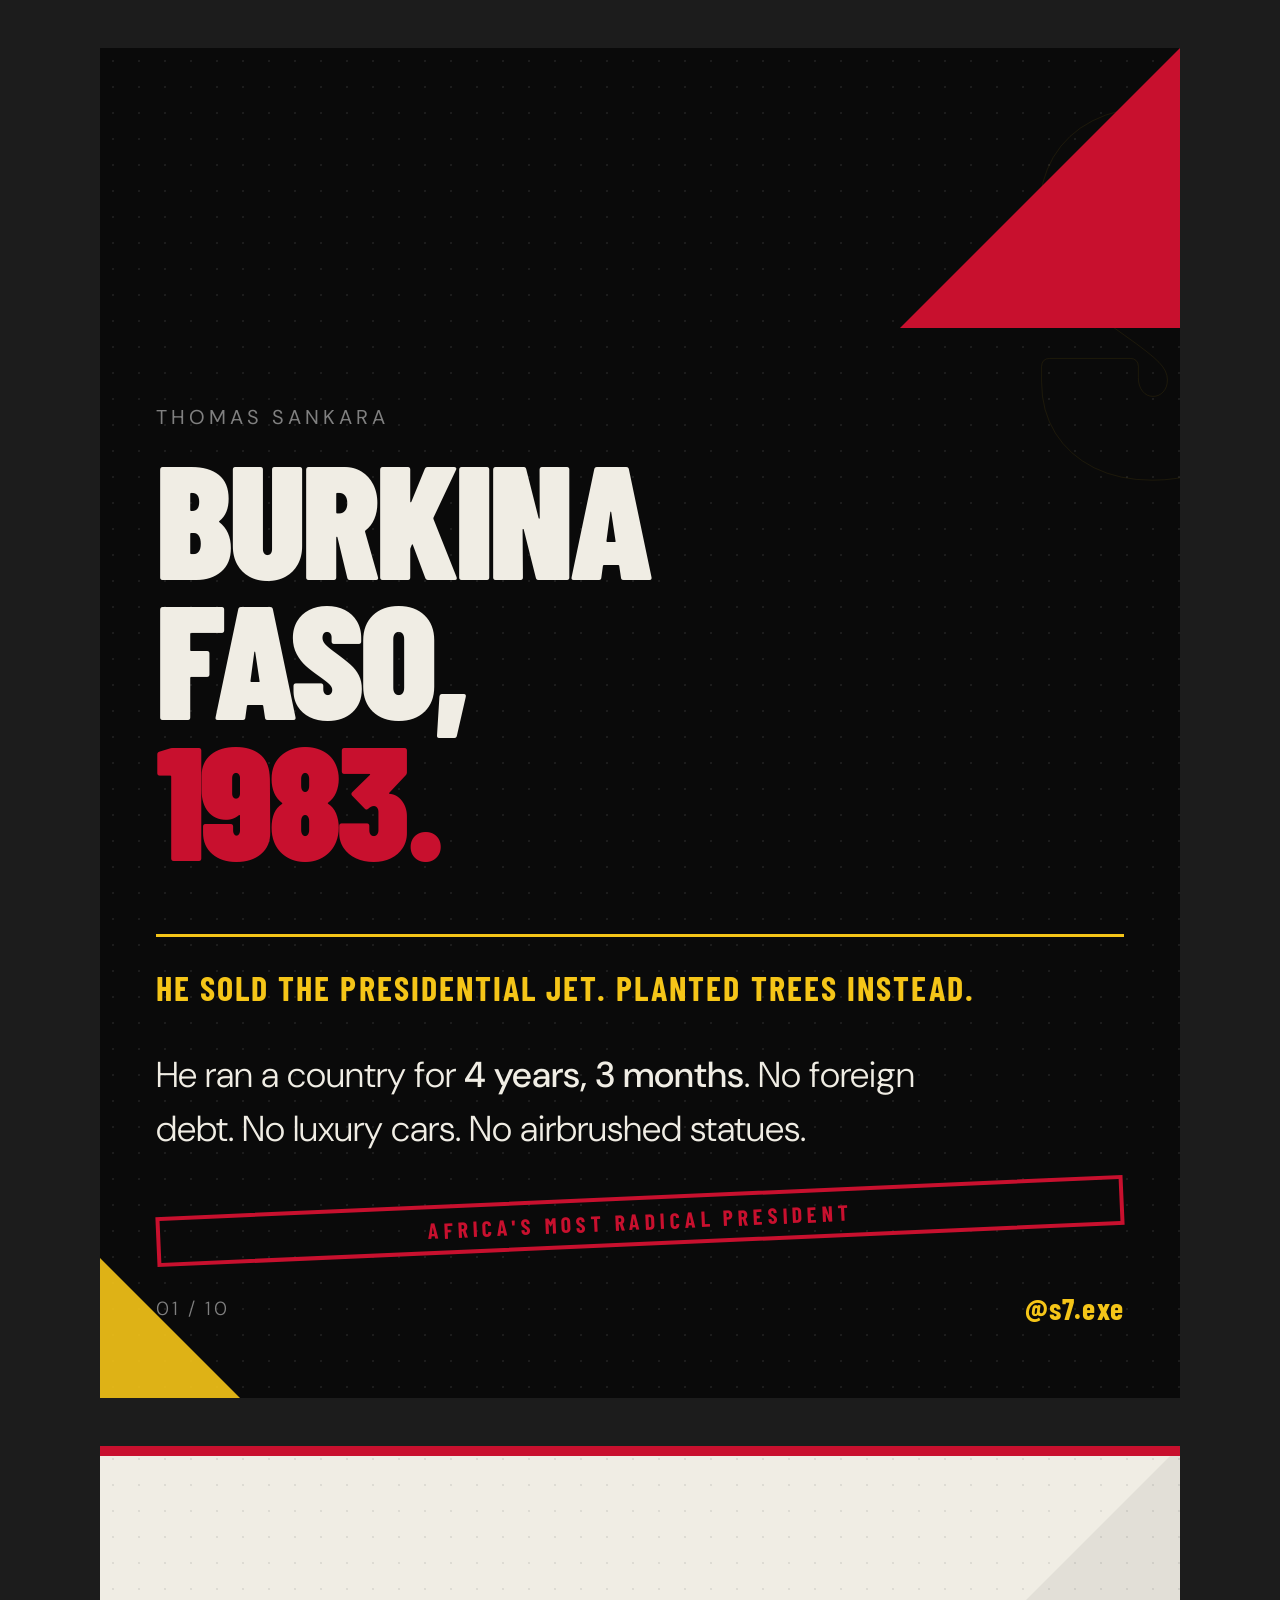
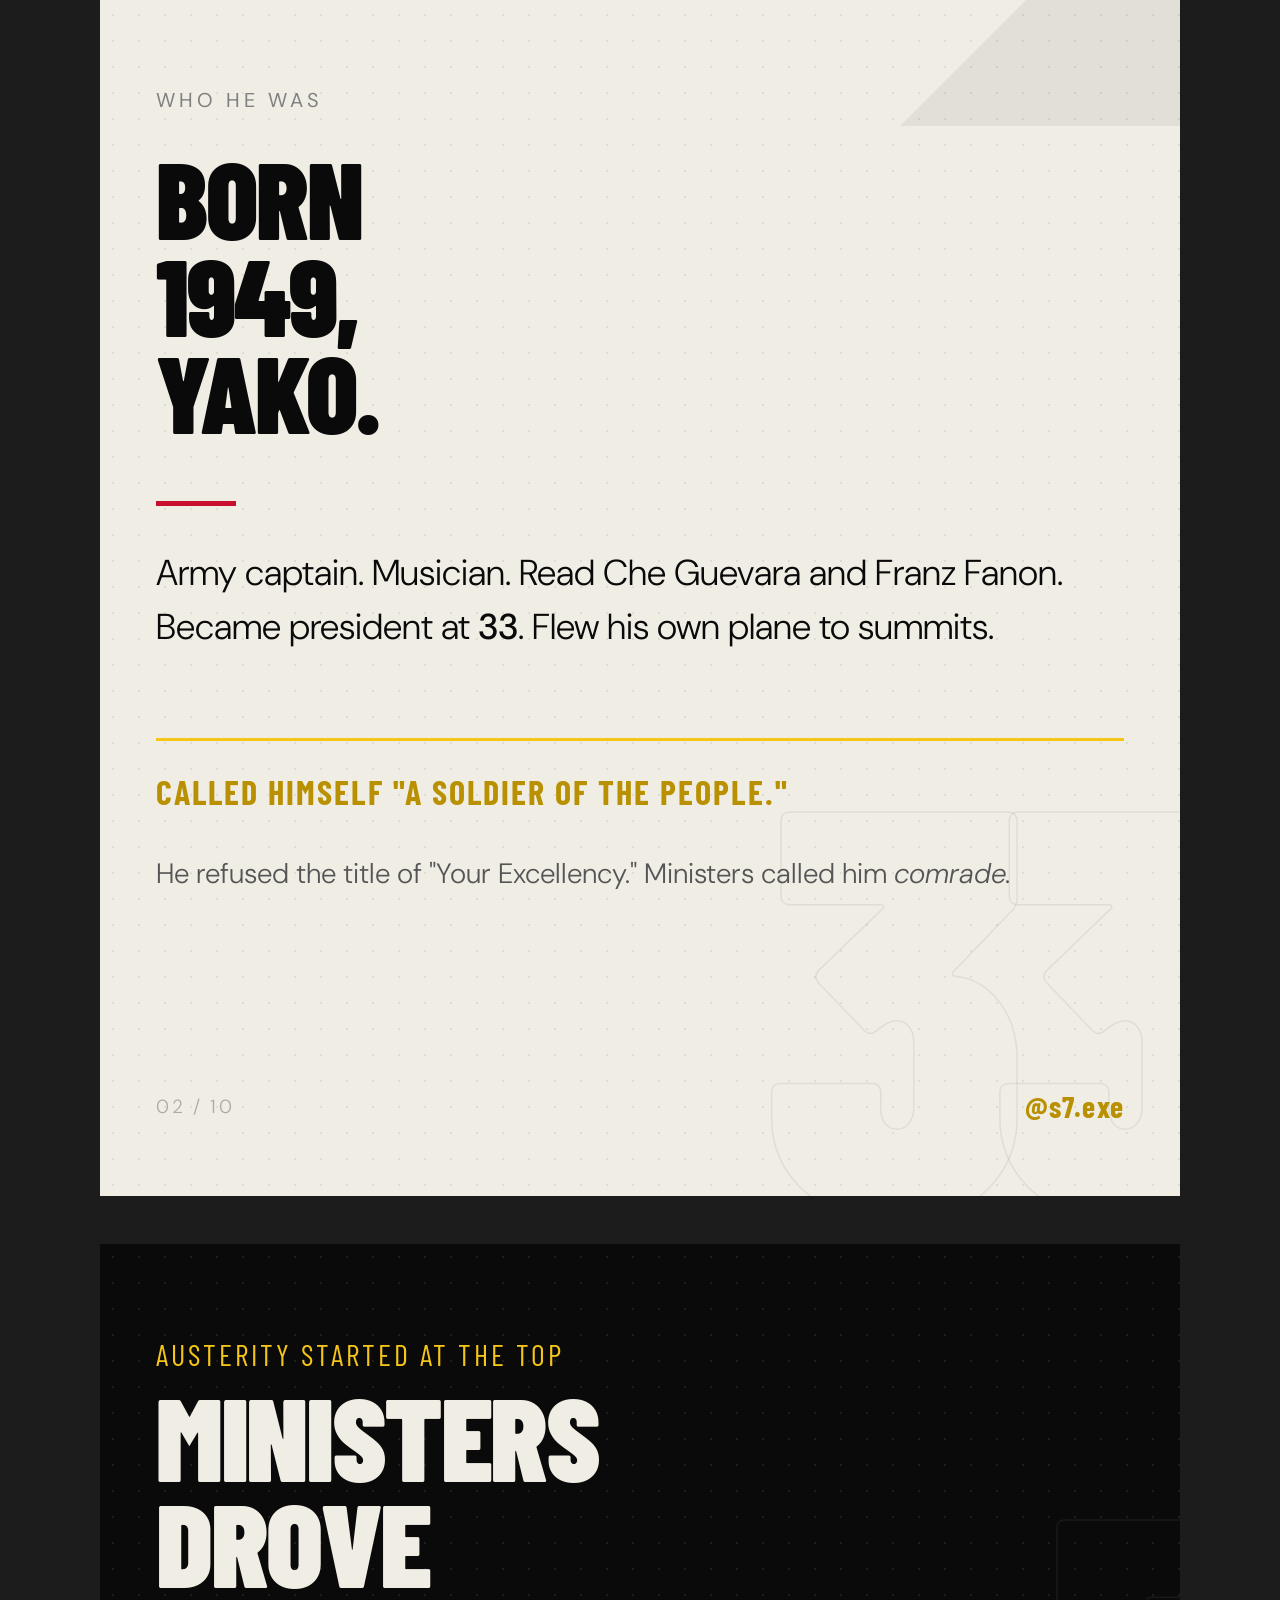
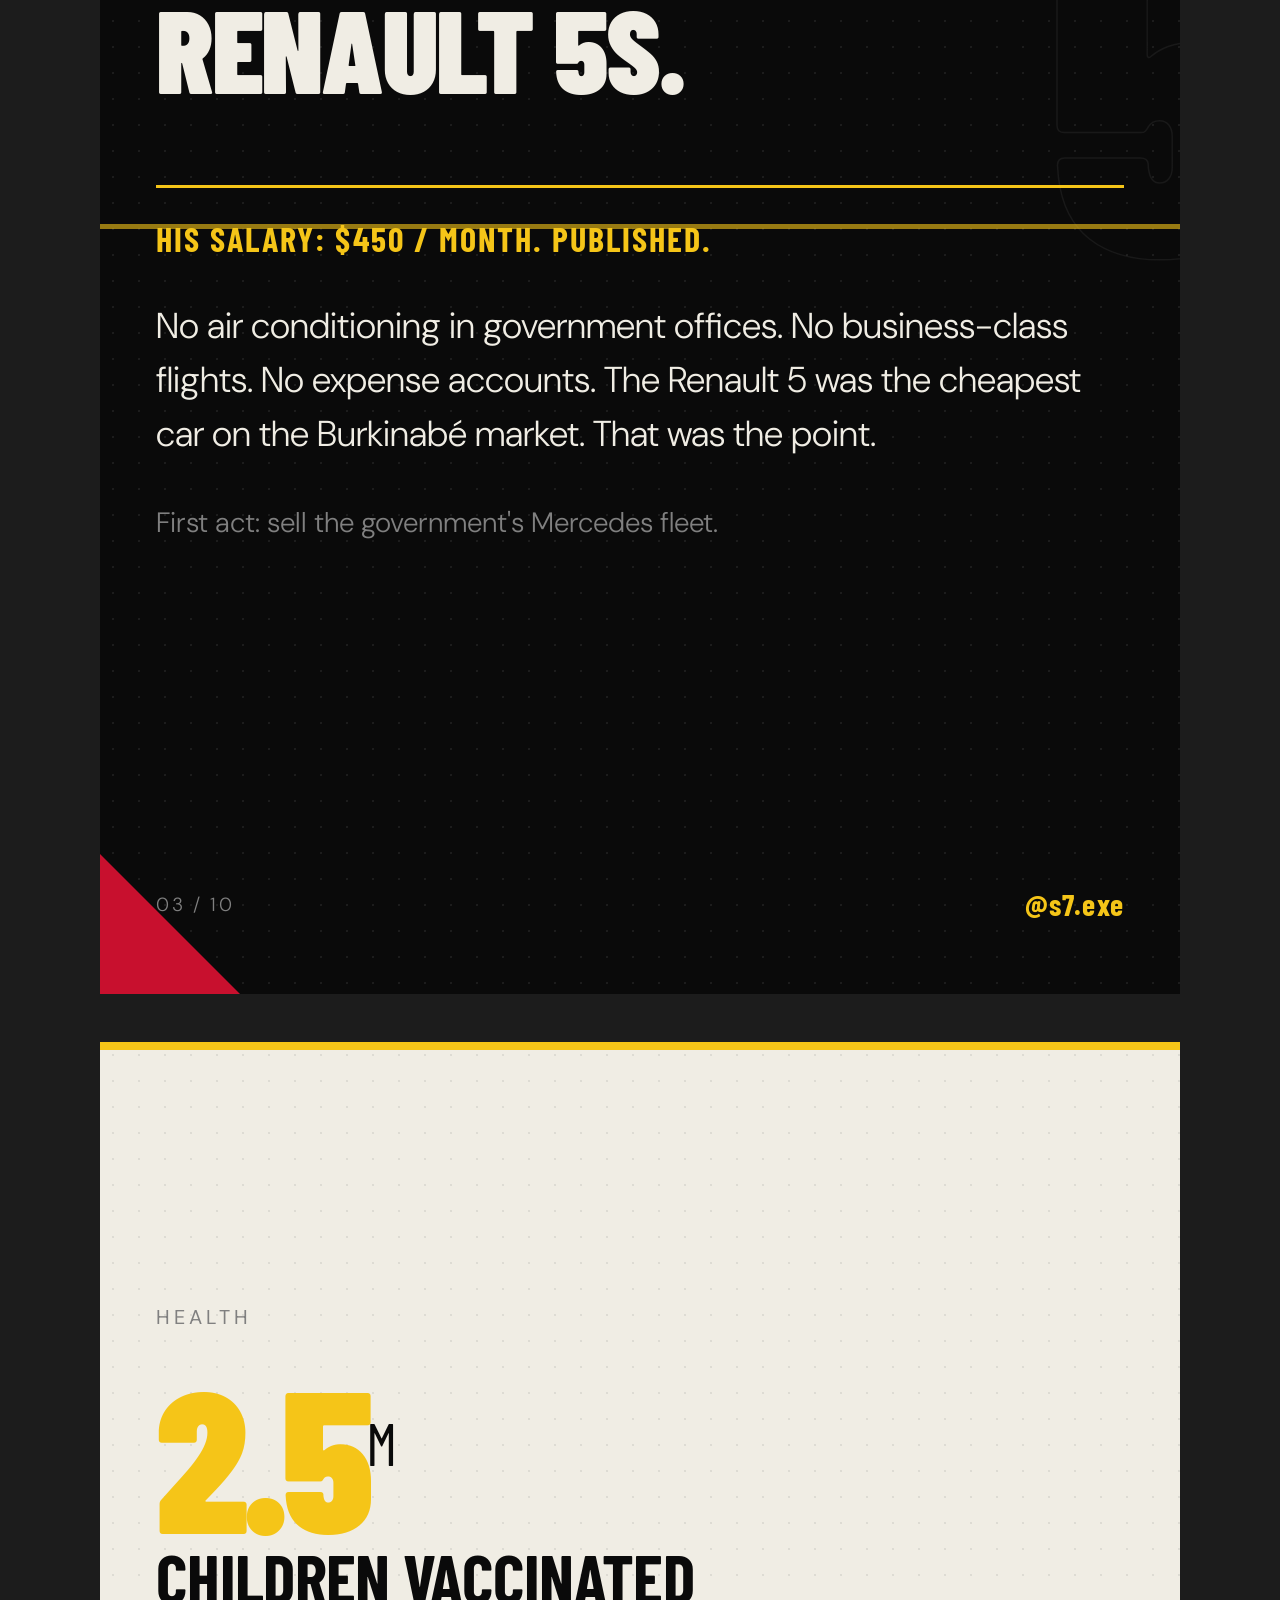
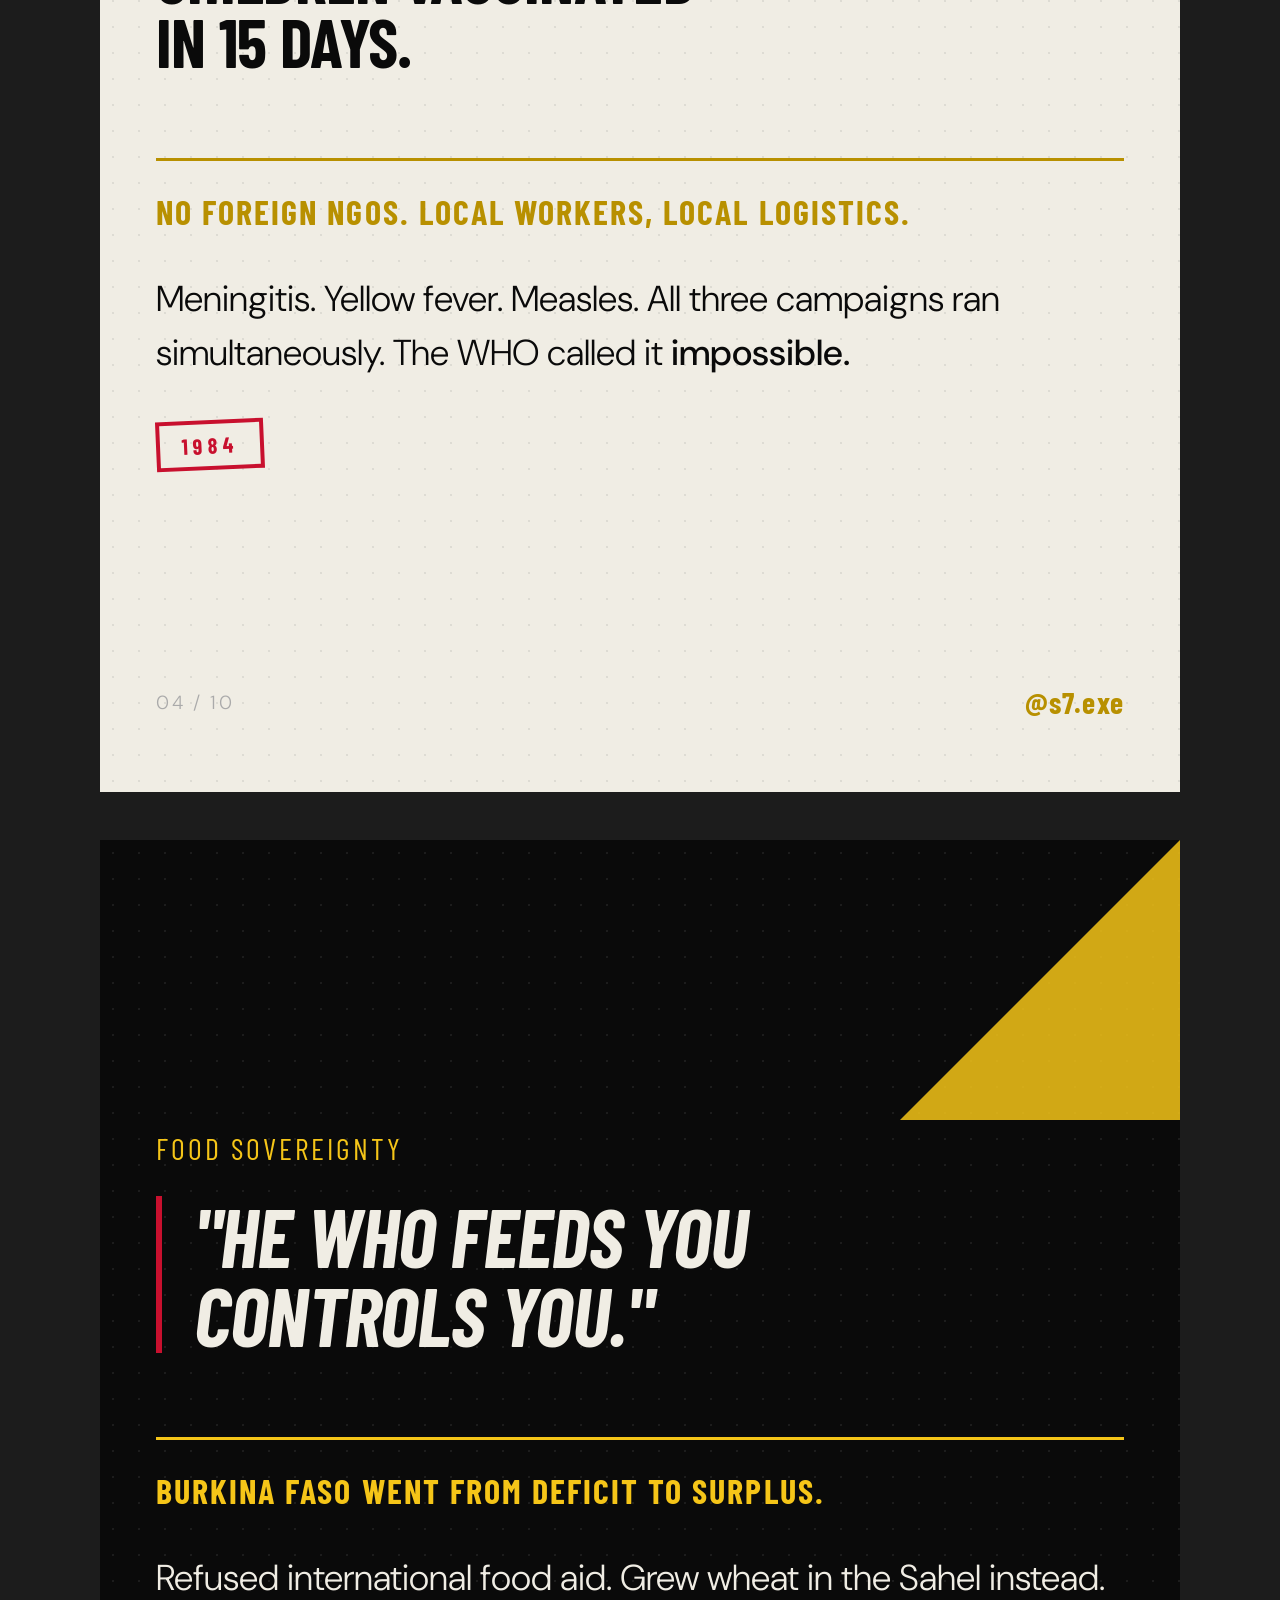
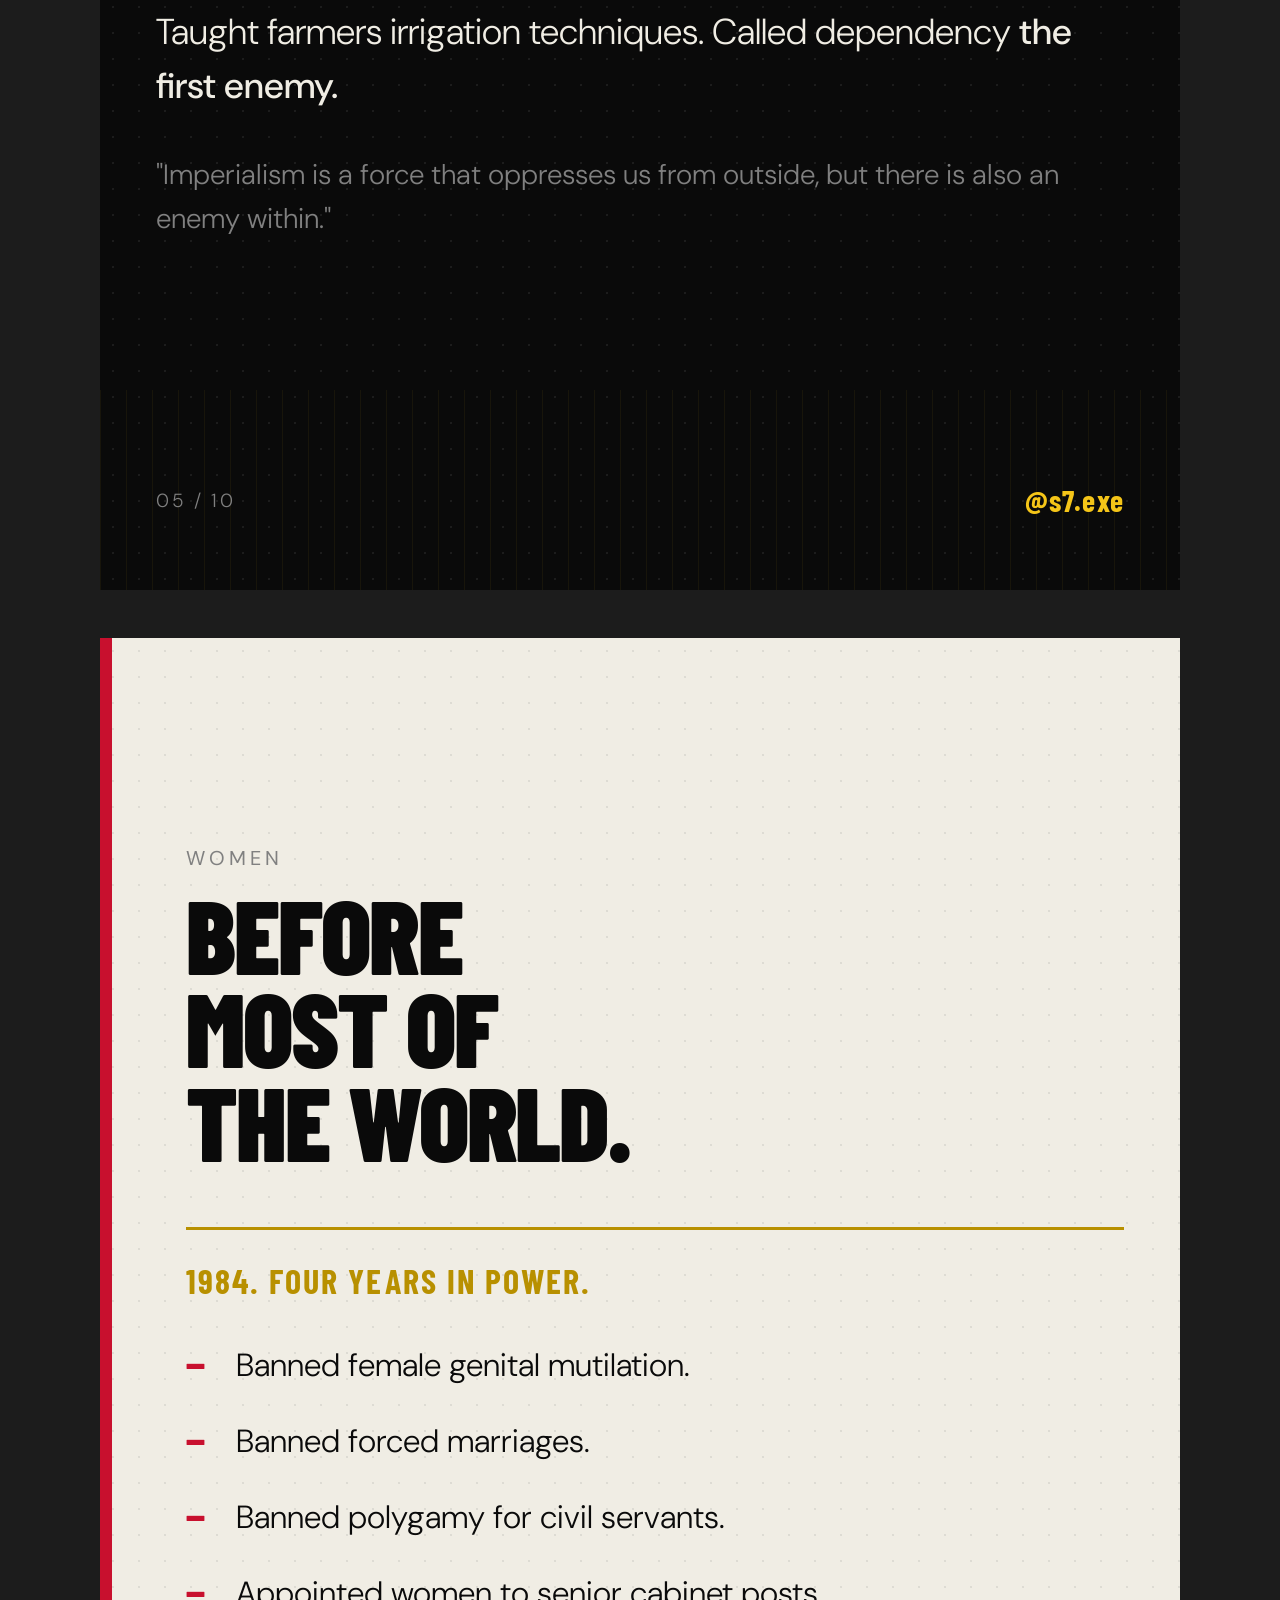
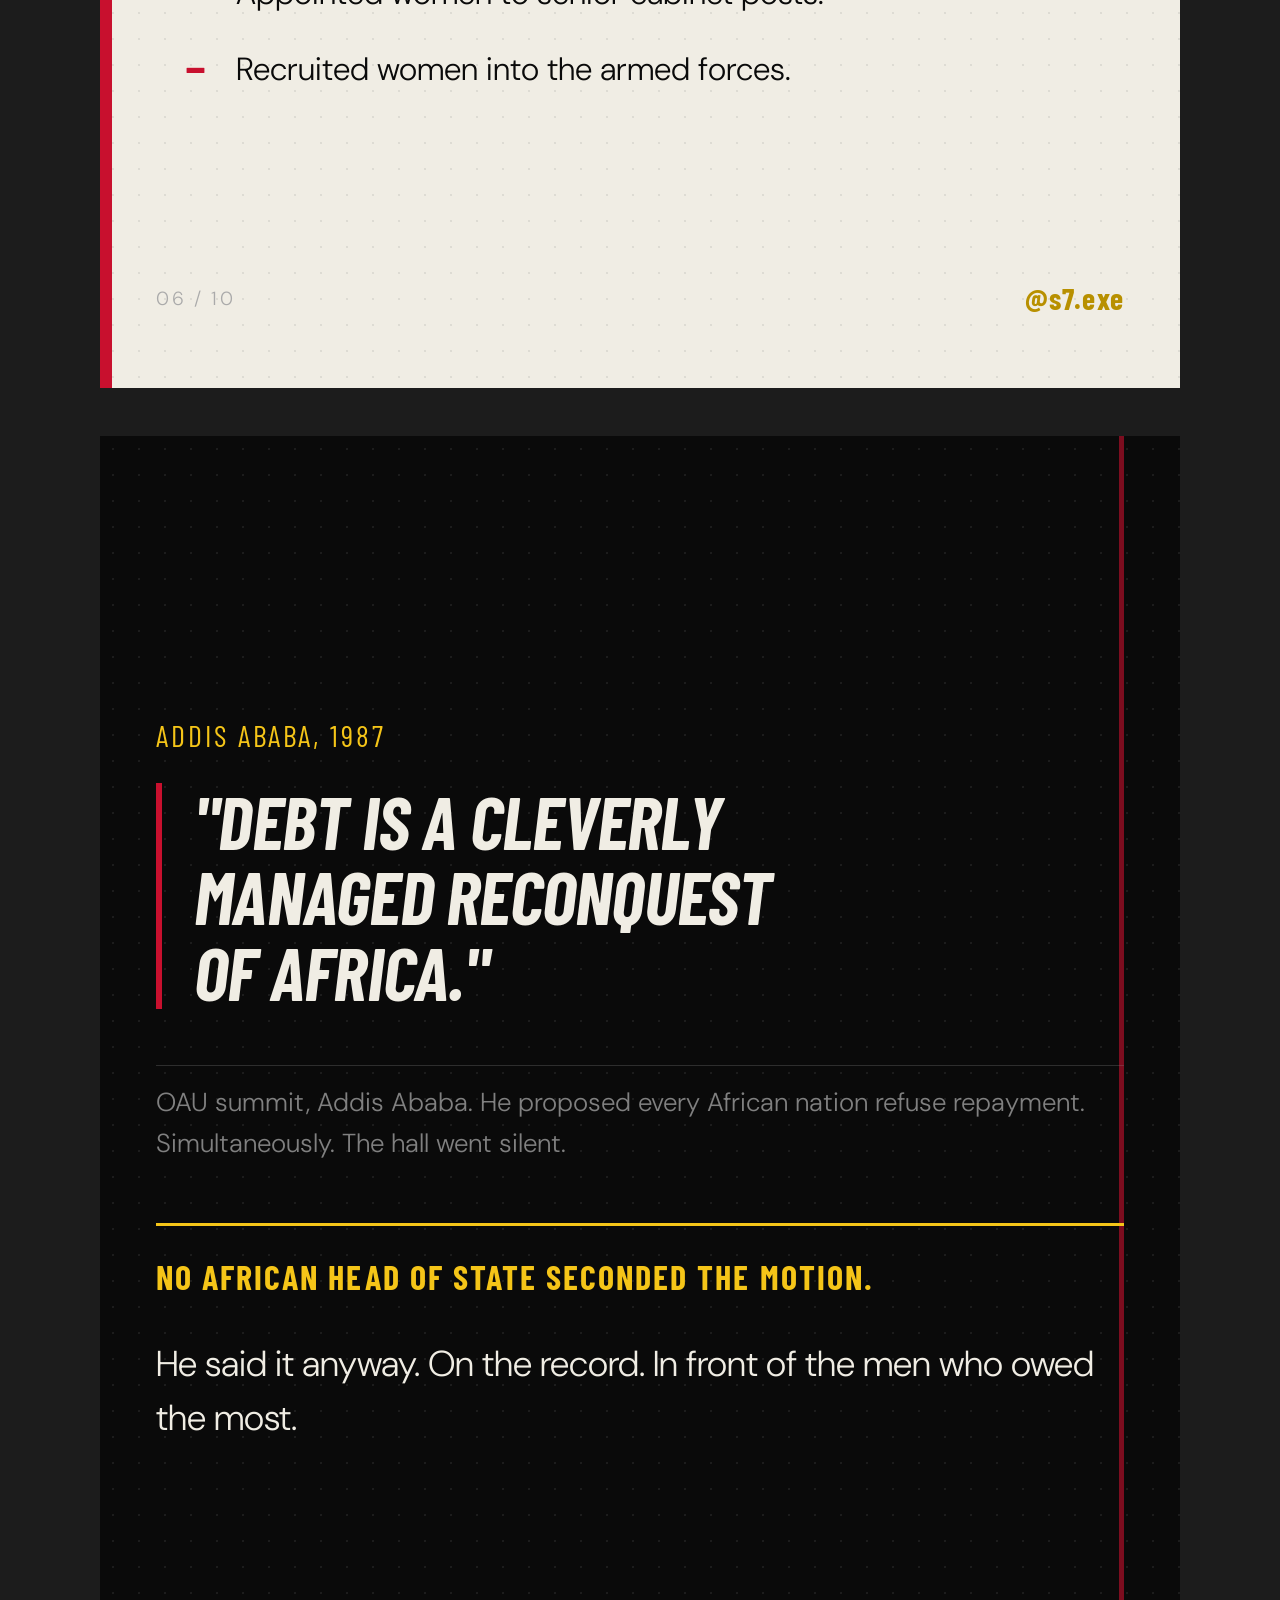
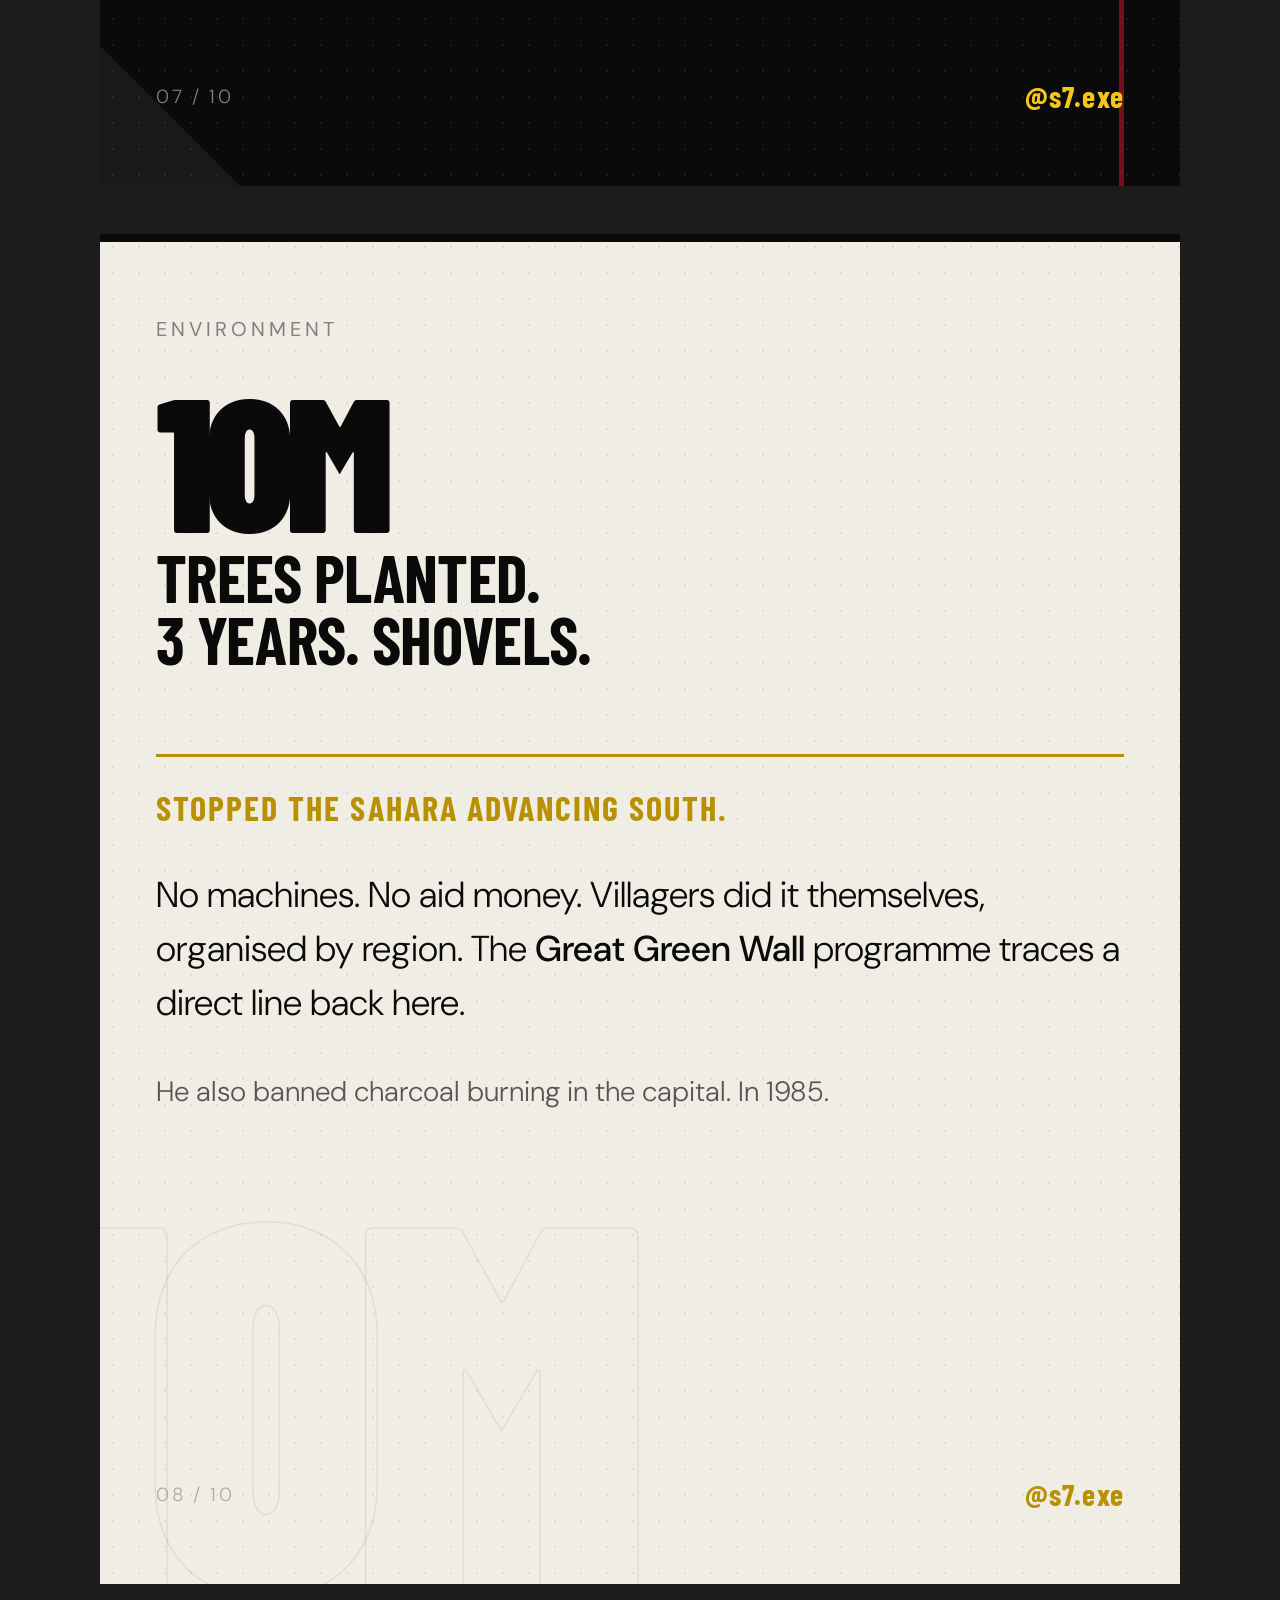
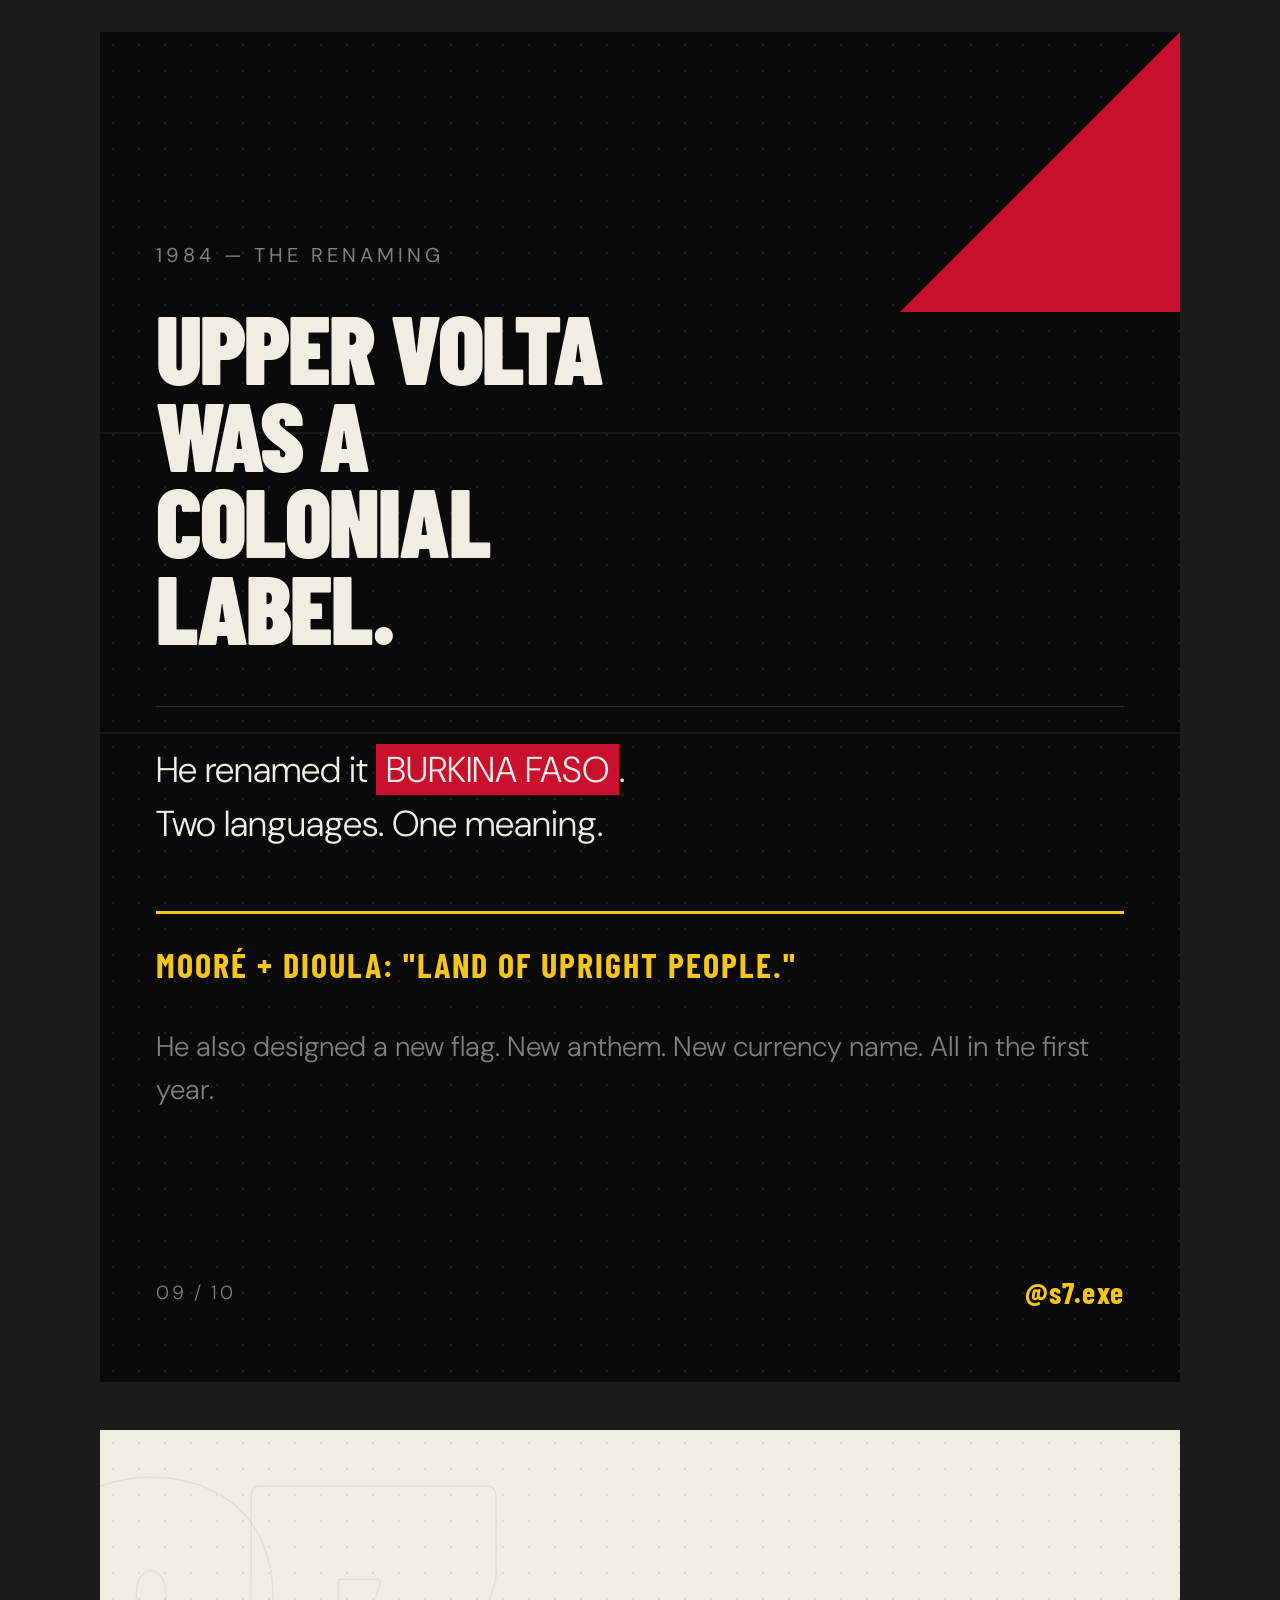
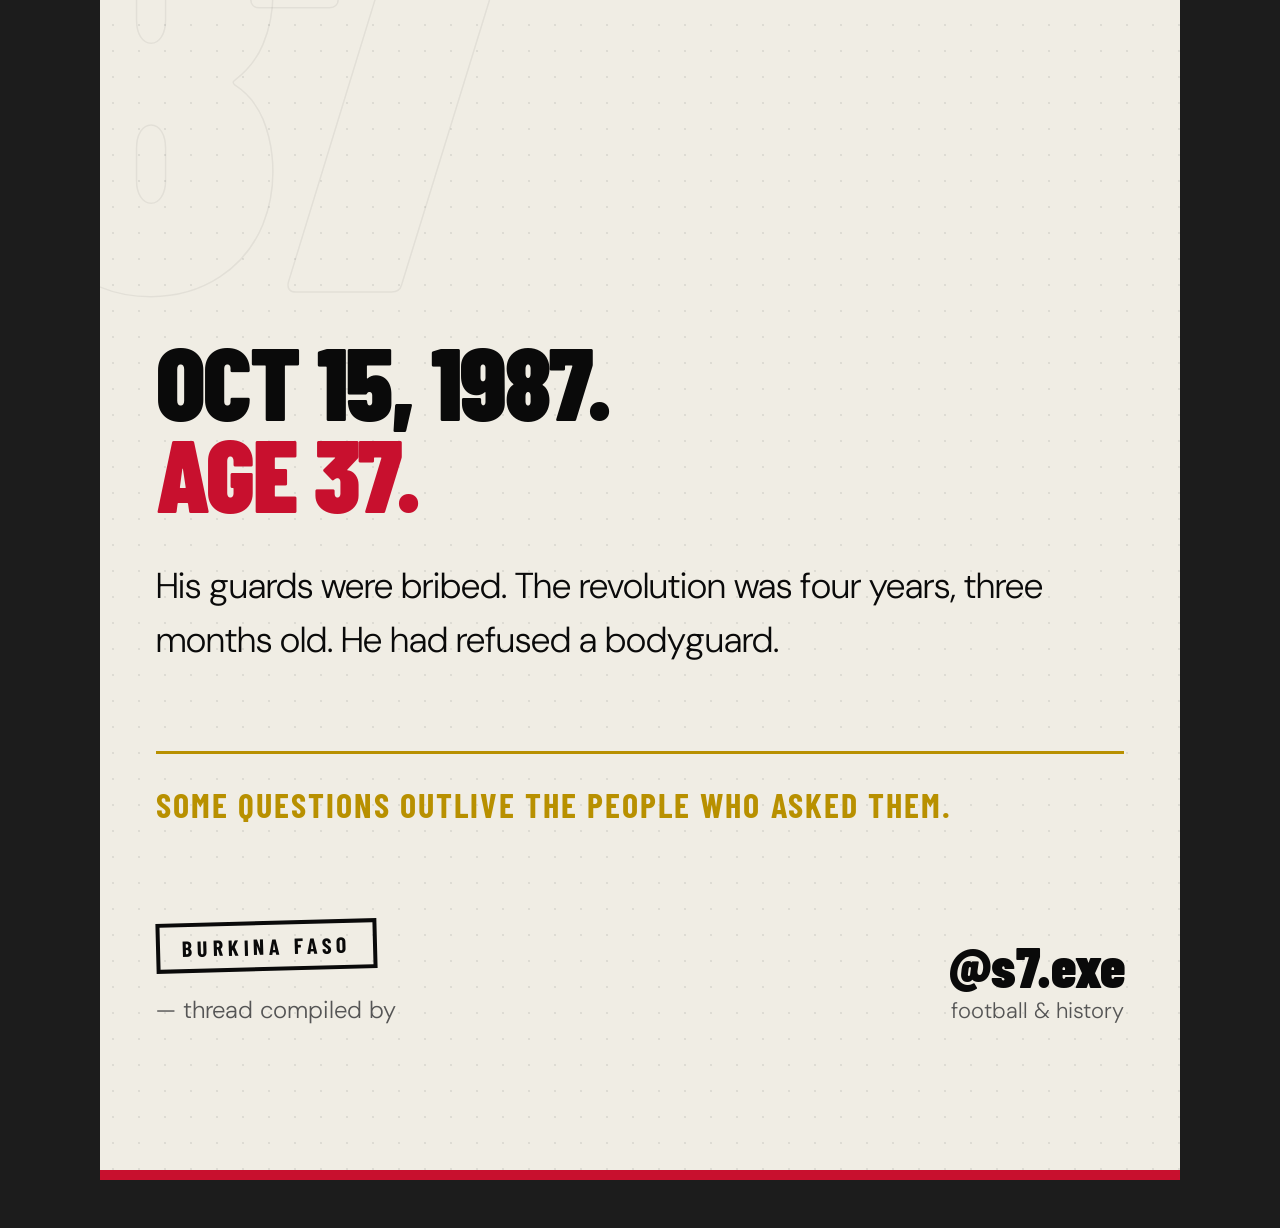
<file: carousels/sankara/index.html>
<!DOCTYPE html>
<html lang="en">
<head>
  <meta charset="UTF-8" />
  <meta name="viewport" content="width=1080" />
  <title>Thomas Sankara — 10-Slide Instagram Carousel</title>
  <link rel="stylesheet" href="styles.css" />
</head>
<body>

<!--
  PHOTO VARIANT
  ─────────────
  Each slide has class="slide slide-N" by default (no-photo mode).
  Add "with-photo" to any slide to activate its .photo-slot.
  Put your image inside: <img src="your-photo.jpg" alt="…" />
  See README.md for sourcing guidance.

  EXPORT
  ──────
  Open in Chrome → 1080px window width → DevTools → Capture full-page screenshot
  OR: print each .slide individually to PDF at 1080×1350 (see README.md).
-->


<!-- ═══════════════════════════════════════════════════════════════════
     SLIDE 1 — COVER
     ═══════════════════════════════════════════════════════════════════ -->
<div class="slide slide-1">

  <!-- Diagonal corner accents -->
  <div class="diag-block diag-tr"></div>
  <div class="diag-block diag-bl" style="background:var(--gold); opacity:0.90;"></div>

  <!-- Large ghost character -->
  <div class="bg-num">S</div>

  <!-- Photo slot (activate with .with-photo on parent) -->
  <div class="photo-slot" data-label="Photo placeholder — Sankara portrait"></div>
  <div class="photo-overlay"></div>

  <div class="content">
    <div class="label">Thomas Sankara</div>

    <h1 class="display" style="margin-bottom: 6px;">
      BURKINA<br>FASO,<br><span class="red">1983.</span>
    </h1>

    <div class="gap-md"></div>
    <div class="gold-rule"></div>
    <p class="gold-note">He sold the presidential jet. Planted trees instead.</p>

    <div class="gap-md"></div>
    <p class="body" style="max-width: 820px;">
      He ran a country for <strong>4 years, 3 months</strong>.
      No foreign debt. No luxury cars. No airbrushed statues.
    </p>

    <div class="gap-md"></div>
    <div class="stamp">Africa's most radical president</div>
  </div>

  <div class="footer">
    <span class="slide-num">01 / 10</span>
    <span class="account">@s7.exe</span>
  </div>

</div>


<!-- ═══════════════════════════════════════════════════════════════════
     SLIDE 2 — WHO HE WAS
     ═══════════════════════════════════════════════════════════════════ -->
<div class="slide slide-2 light">

  <div class="diag-block diag-tr" style="background: var(--ink); opacity:0.06;"></div>
  <div class="bg-num" style="right:-40px; bottom:-80px;">33</div>

  <!-- Thick top bar -->
  <div style="position:absolute; top:0; left:0; right:0; height:10px; background:var(--red); z-index:5;"></div>

  <div class="content">
    <div class="label">Who he was</div>
    <div class="gap-sm"></div>

    <h2 class="headline">
      Born<br>1949,<br>Yako.
    </h2>

    <div class="gap-md"></div>
    <div class="rule-thick"></div>
    <div class="gap-sm"></div>

    <p class="body">
      Army captain. Musician. Read Che Guevara
      and Franz Fanon. Became president at <strong>33</strong>.
      Flew his own plane to summits.
    </p>

    <div class="gap-lg"></div>
    <div class="gold-rule"></div>
    <p class="gold-note" style="color: #b89000;">
      Called himself "a soldier of the people."
    </p>

    <div class="gap-md"></div>
    <p class="body-sm">
      He refused the title of "Your Excellency." Ministers called him
      <em>comrade.</em>
    </p>
  </div>

  <div class="footer">
    <span class="slide-num">02 / 10</span>
    <span class="account">@s7.exe</span>
  </div>

</div>


<!-- ═══════════════════════════════════════════════════════════════════
     SLIDE 3 — AUSTERITY AT THE TOP
     ═══════════════════════════════════════════════════════════════════ -->
<div class="slide slide-3">

  <div class="diag-block diag-bl" style="background: var(--red);"></div>
  <div class="bg-num" style="right:-60px; top:180px; font-size:480px;">5</div>

  <!-- Horizontal stripe across mid-section -->
  <div style="position:absolute; top:580px; left:0; right:0; height:5px; background:var(--gold); opacity:0.6; z-index:4;"></div>

  <div class="content">
    <div class="kicker">Austerity started at the top</div>
    <h2 class="headline" style="font-size:118px;">
      MINISTERS<br>DROVE<br>RENAULT 5s.
    </h2>

    <div class="gap-lg"></div>
    <div class="gold-rule"></div>
    <p class="gold-note">His salary: $450 / month. Published.</p>

    <div class="gap-md"></div>
    <p class="body">
      No air conditioning in government offices. No business-class flights.
      No expense accounts. The Renault 5 was the cheapest car
      on the Burkinabé market. That was the point.
    </p>

    <div class="gap-md"></div>
    <p class="body-sm">
      First act: sell the government's Mercedes fleet.
    </p>
  </div>

  <div class="footer">
    <span class="slide-num">03 / 10</span>
    <span class="account">@s7.exe</span>
  </div>

</div>


<!-- ═══════════════════════════════════════════════════════════════════
     SLIDE 4 — VACCINATIONS
     ═══════════════════════════════════════════════════════════════════ -->
<div class="slide slide-4 light">

  <!-- Photo slot — optional portrait or health-worker photo -->
  <div class="photo-slot" style="top:0; right:0; width:480px; height:600px;"
       data-label="Photo placeholder — health workers / children"></div>
  <div class="photo-overlay"></div>

  <div style="position:absolute; top:0; left:0; right:0; height:8px; background:var(--gold); z-index:5;"></div>

  <div class="content">
    <div class="label">Health</div>
    <div class="gap-sm"></div>

    <div class="stat">2.5<span class="stat-unit" style="font-size:60px; color: var(--ink);">M</span></div>
    <h3 class="subhead" style="font-size:68px; margin-top:4px;">
      children vaccinated<br>in 15 days.
    </h3>

    <div class="gap-lg"></div>
    <div class="gold-rule" style="background:#b89000;"></div>
    <p class="gold-note" style="color:#b89000;">No foreign NGOs. Local workers, local logistics.</p>

    <div class="gap-md"></div>
    <p class="body">
      Meningitis. Yellow fever. Measles.
      All three campaigns ran simultaneously.
      The WHO called it <strong>impossible.</strong>
    </p>

    <div class="gap-md"></div>
    <div class="stamp" style="border-color:var(--red); color:var(--red);">1984</div>
  </div>

  <div class="footer">
    <span class="slide-num">04 / 10</span>
    <span class="account">@s7.exe</span>
  </div>

</div>


<!-- ═══════════════════════════════════════════════════════════════════
     SLIDE 5 — FOOD SOVEREIGNTY
     ═══════════════════════════════════════════════════════════════════ -->
<div class="slide slide-5">

  <div class="diag-block diag-tr" style="background:var(--gold); opacity:0.85;"></div>

  <!-- Halftone band at bottom -->
  <div style="position:absolute; bottom:0; left:0; right:0; height:200px;
              background: repeating-linear-gradient(
                to right,
                rgba(248,197,24,0.06) 0px, rgba(248,197,24,0.06) 1px,
                transparent 1px, transparent 26px
              ); z-index:2;"></div>

  <div class="content">
    <div class="kicker">Food sovereignty</div>
    <div class="gap-sm"></div>

    <div class="quote" style="font-size:82px; margin-bottom:0;">
      "He who feeds you<br>controls you."
    </div>

    <div class="gap-lg"></div>
    <div class="gold-rule"></div>
    <p class="gold-note">Burkina Faso went from deficit to surplus.</p>

    <div class="gap-md"></div>
    <p class="body">
      Refused international food aid.
      Grew wheat in the Sahel instead.
      Taught farmers irrigation techniques.
      Called dependency <strong>the first enemy.</strong>
    </p>

    <div class="gap-md"></div>
    <p class="body-sm">
      "Imperialism is a force that oppresses us from outside,
      but there is also an enemy within."
    </p>
  </div>

  <div class="footer">
    <span class="slide-num">05 / 10</span>
    <span class="account">@s7.exe</span>
  </div>

</div>


<!-- ═══════════════════════════════════════════════════════════════════
     SLIDE 6 — WOMEN'S RIGHTS
     ═══════════════════════════════════════════════════════════════════ -->
<div class="slide slide-6 light">

  <div style="position:absolute; top:0; left:0; width:12px; height:100%; background:var(--red); z-index:5;"></div>

  <div class="content" style="padding-left: 30px;">
    <div class="label">Women</div>
    <h2 class="headline" style="font-size:104px;">
      BEFORE<br>MOST OF<br>THE WORLD.
    </h2>

    <div class="gap-md"></div>
    <div class="gold-rule" style="background:#b89000;"></div>
    <p class="gold-note" style="color:#b89000;">1984. Four years in power.</p>

    <div class="gap-md"></div>

    <div class="list-item">
      <span class="bullet">—</span>
      <p class="body" style="font-size:32px;">Banned female genital mutilation.</p>
    </div>
    <div class="list-item">
      <span class="bullet">—</span>
      <p class="body" style="font-size:32px;">Banned forced marriages.</p>
    </div>
    <div class="list-item">
      <span class="bullet">—</span>
      <p class="body" style="font-size:32px;">Banned polygamy for civil servants.</p>
    </div>
    <div class="list-item">
      <span class="bullet">—</span>
      <p class="body" style="font-size:32px;">Appointed women to senior cabinet posts.</p>
    </div>
    <div class="list-item">
      <span class="bullet">—</span>
      <p class="body" style="font-size:32px;">Recruited women into the armed forces.</p>
    </div>

  </div>

  <div class="footer">
    <span class="slide-num">06 / 10</span>
    <span class="account">@s7.exe</span>
  </div>

</div>


<!-- ═══════════════════════════════════════════════════════════════════
     SLIDE 7 — DEBT
     ═══════════════════════════════════════════════════════════════════ -->
<div class="slide slide-7">

  <div class="diag-block diag-bl" style="background: var(--cream); opacity:0.07;"></div>

  <!-- Vertical red stripe -->
  <div style="position:absolute; top:0; right:var(--mg-x); width:5px; height:100%; background:var(--red); opacity:0.6; z-index:3;"></div>

  <div class="content">
    <div class="kicker">Addis Ababa, 1987</div>
    <div class="gap-sm"></div>

    <div class="quote" style="font-size:74px; line-height:1.02;">
      "Debt is a cleverly<br>managed reconquest<br>of Africa."
    </div>

    <div class="gap-md"></div>
    <div class="rule"></div>

    <p class="body-sm" style="color:var(--grey); font-size:26px;">
      OAU summit, Addis Ababa. He proposed
      every African nation refuse repayment. Simultaneously.
      The hall went silent.
    </p>

    <div class="gap-md"></div>
    <div class="gold-rule"></div>
    <p class="gold-note">No African head of state seconded the motion.</p>

    <div class="gap-md"></div>
    <p class="body">
      He said it anyway. On the record.
      In front of the men who owed the most.
    </p>
  </div>

  <div class="footer">
    <span class="slide-num">07 / 10</span>
    <span class="account">@s7.exe</span>
  </div>

</div>


<!-- ═══════════════════════════════════════════════════════════════════
     SLIDE 8 — THE TREES
     ═══════════════════════════════════════════════════════════════════ -->
<div class="slide slide-8 light">

  <div class="bg-num" style="bottom:-60px; left:-80px; font-size:520px;">10M</div>

  <div style="position:absolute; top:0; left:0; right:0; height:8px; background:var(--ink); z-index:5;"></div>

  <div class="content">
    <div class="label">Environment</div>
    <div class="gap-sm"></div>

    <div class="stat" style="color:var(--ink); font-size:190px; line-height:0.84;">10M</div>
    <h3 class="subhead" style="font-size:66px; margin-top:8px;">
      trees planted.<br>3 years. Shovels.
    </h3>

    <div class="gap-lg"></div>
    <div class="gold-rule" style="background:#b89000;"></div>
    <p class="gold-note" style="color:#b89000;">
      Stopped the Sahara advancing south.
    </p>

    <div class="gap-md"></div>
    <p class="body">
      No machines. No aid money.
      Villagers did it themselves, organised by region.
      The <strong>Great Green Wall</strong> programme
      traces a direct line back here.
    </p>

    <div class="gap-md"></div>
    <p class="body-sm" style="color:#555;">
      He also banned charcoal burning in the capital.
      In 1985.
    </p>
  </div>

  <div class="footer">
    <span class="slide-num">08 / 10</span>
    <span class="account">@s7.exe</span>
  </div>

</div>


<!-- ═══════════════════════════════════════════════════════════════════
     SLIDE 9 — THE NAME
     ═══════════════════════════════════════════════════════════════════ -->
<div class="slide slide-9">

  <div class="diag-block diag-tr"></div>

  <!-- Horizontal construction lines -->
  <div style="position:absolute; top:400px; left:0; right:0; height:2px; background:rgba(255,255,255,0.06); z-index:3;"></div>
  <div style="position:absolute; top:700px; left:0; right:0; height:2px; background:rgba(255,255,255,0.06); z-index:3;"></div>

  <div class="content">
    <div class="label">1984 — The renaming</div>
    <div class="gap-sm"></div>

    <h2 class="headline" style="font-size:96px;">
      UPPER VOLTA<br>WAS A<br>COLONIAL<br>LABEL.
    </h2>

    <div class="gap-md"></div>
    <div class="rule"></div>
    <div class="gap-sm"></div>

    <p class="body">
      He renamed it <span class="red-block">BURKINA FASO</span>.
      <br>Two languages. One meaning.
    </p>

    <div class="gap-md"></div>
    <div class="gold-rule"></div>
    <p class="gold-note">Mooré + Dioula: "Land of Upright People."</p>

    <div class="gap-md"></div>
    <p class="body-sm">
      He also designed a new flag. New anthem. New currency name.
      All in the first year.
    </p>
  </div>

  <div class="footer">
    <span class="slide-num">09 / 10</span>
    <span class="account">@s7.exe</span>
  </div>

</div>


<!-- ═══════════════════════════════════════════════════════════════════
     SLIDE 10 — CLOSE
     ═══════════════════════════════════════════════════════════════════ -->
<div class="slide slide-10 light">

  <div class="bg-num" style="top:-60px; left:-80px; font-size:580px; -webkit-text-stroke:1.5px rgba(0,0,0,0.06);">87</div>

  <!-- Bottom fill strip -->
  <div style="position:absolute; bottom:0; left:0; right:0; height:10px; background:var(--red); z-index:5;"></div>

  <div class="content">
    <div class="flex-push"></div>

    <h2 class="headline" style="font-size:102px; color:var(--ink);">
      OCT 15, 1987.<br>
      <span style="color:var(--red);">Age 37.</span>
    </h2>

    <div class="gap-md"></div>
    <p class="body" style="color:var(--ink);">
      His guards were bribed.
      The revolution was four years, three months old.
      He had refused a bodyguard.
    </p>

    <div class="gap-lg"></div>
    <div class="gold-rule" style="background:#b89000;"></div>
    <p class="gold-note" style="color:#b89000;">
      Some questions outlive the people who asked them.
    </p>

    <div class="gap-xl"></div>

    <div style="display:flex; justify-content:space-between; align-items:flex-end;">
      <div>
        <div class="stamp" style="border-color:var(--ink); color:var(--ink); transform:rotate(-1.5deg);">
          Burkina Faso
        </div>
        <div class="gap-sm"></div>
        <p class="body-sm" style="color:#555; font-size:24px;">
          — thread compiled by
        </p>
      </div>
      <div style="text-align:right;">
        <div style="font-family:'Barlow Condensed',sans-serif; font-size:56px; font-weight:900;
                    color:var(--ink); letter-spacing:-0.01em; line-height:1;">
          @s7.exe
        </div>
        <p class="body-sm" style="color:#555; font-size:22px; text-align:right;">
          football &amp; history
        </p>
      </div>
    </div>

  </div>

  <!-- No footer bar on last slide — attribution is part of the content -->

</div>

</body>
</html>
</file>
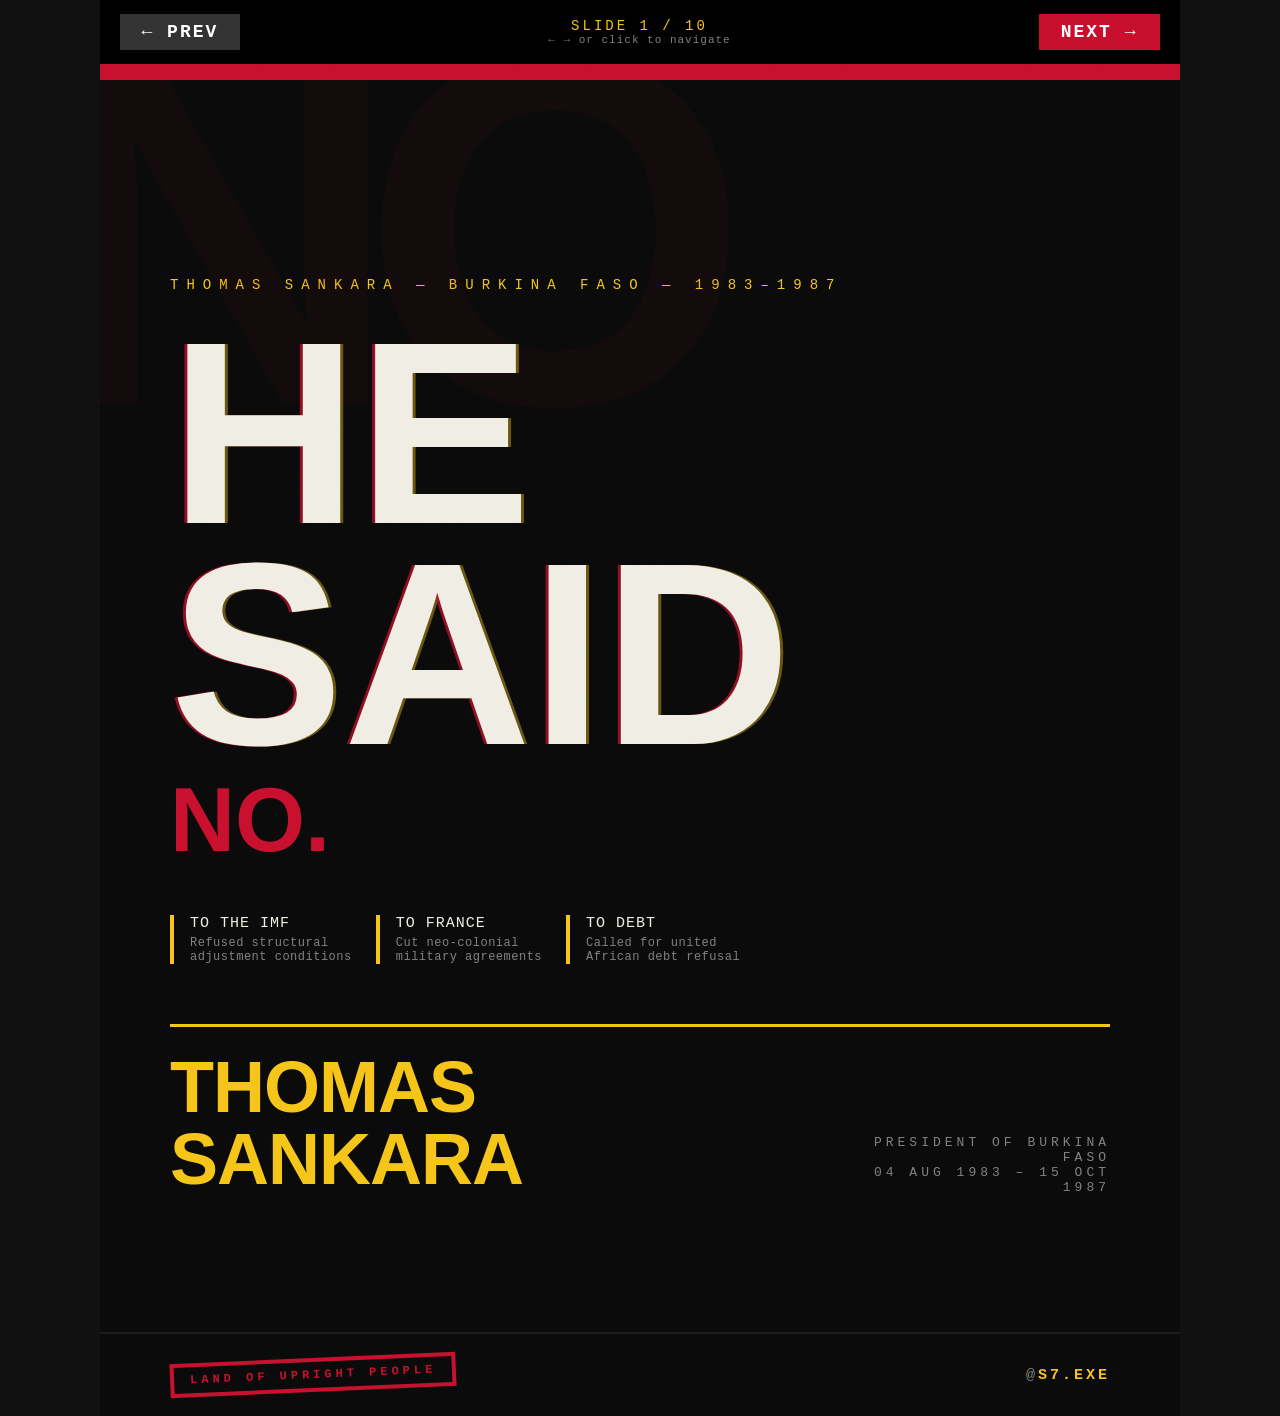
<file: sankara_poster.html>
<!DOCTYPE html>
<html lang="en">
<head>
<meta charset="UTF-8">
<meta name="viewport" content="width=1080">
<title>Thomas Sankara — @s7.exe</title>
<style>
/* ─── Reset ──────────────────────────────────────────── */
*, *::before, *::after { box-sizing: border-box; margin: 0; padding: 0; }

/* ─── Design tokens ──────────────────────────────────── */
:root {
  --black:    #0A0A0A;
  --red:      #C8102E;
  --gold:     #F5C518;
  --cream:    #F0EDE4;
  --grey:     #808080;
  --dark-red: #7A0017;
  --off-white:#FAF7F0;
  --charcoal: #1C1C1C;

  --display: 'Impact', 'Haettenschweiler', 'Arial Narrow', Arial, sans-serif;
  --mono:    'Courier New', Courier, monospace;
  --sans:    'Arial Black', 'Arial', sans-serif;

  /* grain SVG data-URI — embedded, no external file */
  --grain: url("data:image/svg+xml,%3Csvg xmlns='http://www.w3.org/2000/svg' width='256' height='256'%3E%3Cfilter id='g'%3E%3CfeTurbulence type='fractalNoise' baseFrequency='0.75' numOctaves='4' stitchTiles='stitch'/%3E%3CfeColorMatrix type='saturate' values='0'/%3E%3C/filter%3E%3Crect width='256' height='256' filter='url(%23g)' opacity='1'/%3E%3C/svg%3E");
}

/* ─── Page shell ─────────────────────────────────────── */
body {
  background: #111;
  font-family: var(--mono);
  min-height: 100vh;
  display: flex;
  flex-direction: column;
  align-items: center;
  padding: 66px 0 0; /* leave room for fixed nav */
}

/* ─── Navigation bar ─────────────────────────────────── */
.nav-bar {
  width: 1080px;
  display: flex;
  justify-content: space-between;
  align-items: center;
  padding: 14px 20px;
  background: #000;
  border-bottom: 2px solid var(--red);
  position: fixed;
  top: 0;
  z-index: 999;
}
.nav-bar button {
  background: var(--red);
  color: #fff;
  border: none;
  padding: 8px 22px;
  font-family: var(--mono);
  font-size: 18px;
  font-weight: bold;
  letter-spacing: 2px;
  cursor: pointer;
  text-transform: uppercase;
}
.nav-bar button:hover { background: var(--dark-red); }
.nav-bar button:disabled { background: #333; cursor: default; }
.nav-counter {
  color: var(--gold);
  font-family: var(--mono);
  font-size: 14px;
  letter-spacing: 3px;
  text-transform: uppercase;
}
.nav-hint {
  color: var(--grey);
  font-size: 11px;
  font-family: var(--mono);
  letter-spacing: 1px;
}

/* ─── Slide base ─────────────────────────────────────── */
.slide {
  width: 1080px;
  height: 1350px;
  position: relative;
  overflow: hidden;
  display: none;
  flex-direction: column;
}
.slide.active { display: flex; }

/* Grain overlay on every slide */
.slide::after {
  content: '';
  position: absolute;
  inset: 0;
  background-image: var(--grain);
  background-size: 256px 256px;
  opacity: 0.06;
  pointer-events: none;
  mix-blend-mode: overlay;
  z-index: 100;
}

/* ─── Shared utility classes ─────────────────────────── */
.handle {
  font-family: var(--mono);
  font-size: 15px;
  letter-spacing: 3px;
  text-transform: uppercase;
  color: var(--grey);
}
.handle b { color: var(--gold); }

.source-line {
  font-family: var(--mono);
  font-size: 13px;
  color: var(--grey);
  letter-spacing: 0.5px;
  line-height: 1.5;
  opacity: 0.85;
}

.stamp {
  display: inline-block;
  border: 4px solid currentColor;
  padding: 6px 16px;
  transform: rotate(-2.5deg);
  text-transform: uppercase;
  font-family: var(--mono);
  font-weight: bold;
  letter-spacing: 4px;
  font-size: 14px;
}

/* halftone dot pattern */
.dots-bg {
  background-image:
    radial-gradient(circle, rgba(255,255,255,0.12) 1px, transparent 1px),
    radial-gradient(circle, rgba(255,255,255,0.07) 1px, transparent 1px);
  background-size: 18px 18px, 9px 9px;
  background-position: 0 0, 4px 4px;
}

/* diagonal stripe */
.stripe-bg {
  background-image: repeating-linear-gradient(
    -45deg,
    transparent 0px,
    transparent 8px,
    rgba(255,255,255,0.03) 8px,
    rgba(255,255,255,0.03) 9px
  );
}

/* thick rule */
.rule {
  height: 6px;
  background: var(--red);
  width: 100%;
}
.rule-gold {
  height: 6px;
  background: var(--gold);
  width: 100%;
}
.rule-thin {
  height: 2px;
  background: var(--grey);
  opacity: 0.4;
  width: 100%;
}

/* overprint ghost text (decorative) */
.ghost {
  position: absolute;
  font-family: var(--display);
  font-weight: 900;
  text-transform: uppercase;
  pointer-events: none;
  user-select: none;
  opacity: 0.04;
  line-height: 1;
  white-space: nowrap;
}

/* ═══════════════════════════════════════════════════════
   SLIDE 1 — HE SAID NO (scroll-stopping opener)
   ═══════════════════════════════════════════════════════ */
#s1 {
  background: var(--black);
  padding: 0;
  justify-content: space-between;
}

#s1 .top-bar {
  background: var(--red);
  height: 14px;
  width: 100%;
  flex-shrink: 0;
}

#s1 .main-content {
  flex: 1;
  display: flex;
  flex-direction: column;
  justify-content: center;
  padding: 60px 70px 0;
  position: relative;
}

#s1 .ghost-bg {
  font-size: 480px;
  color: var(--red);
  top: -80px;
  left: -40px;
  letter-spacing: -30px;
}

#s1 .eyebrow {
  font-family: var(--mono);
  font-size: 14px;
  letter-spacing: 8px;
  text-transform: uppercase;
  color: var(--gold);
  margin-bottom: 30px;
}

#s1 .hero-line {
  font-family: var(--display);
  font-size: 260px;
  font-weight: 900;
  line-height: 0.85;
  text-transform: uppercase;
  color: var(--cream);
  position: relative;
  z-index: 2;
  /* misregistration effect */
  text-shadow:
    -3px 0 0 rgba(200,16,46,0.7),
     3px 0 0 rgba(245,197,24,0.4);
}

#s1 .sub-hero {
  font-family: var(--display);
  font-size: 90px;
  font-weight: 900;
  line-height: 1;
  text-transform: uppercase;
  color: var(--red);
  margin-top: 10px;
  position: relative;
  z-index: 2;
}

#s1 .three-refusals {
  margin-top: 50px;
  display: flex;
  gap: 24px;
  position: relative;
  z-index: 2;
}

#s1 .refusal {
  border-left: 4px solid var(--gold);
  padding-left: 16px;
}

#s1 .refusal span {
  display: block;
  font-family: var(--mono);
  font-size: 15px;
  color: var(--cream);
  letter-spacing: 1px;
  text-transform: uppercase;
}
#s1 .refusal em {
  display: block;
  font-family: var(--mono);
  font-size: 12px;
  color: var(--grey);
  font-style: normal;
  margin-top: 4px;
  letter-spacing: 0.5px;
}

#s1 .name-block {
  position: relative;
  z-index: 2;
  margin-top: 60px;
  border-top: 3px solid var(--gold);
  padding-top: 24px;
  display: flex;
  justify-content: space-between;
  align-items: flex-end;
}

#s1 .name-block .name {
  font-family: var(--display);
  font-size: 72px;
  font-weight: 900;
  text-transform: uppercase;
  color: var(--gold);
  letter-spacing: -1px;
  line-height: 1;
}

#s1 .name-block .dates {
  font-family: var(--mono);
  font-size: 13px;
  color: var(--grey);
  letter-spacing: 4px;
  text-transform: uppercase;
  text-align: right;
}

#s1 .footer {
  padding: 24px 70px;
  display: flex;
  justify-content: space-between;
  align-items: center;
  border-top: 2px solid var(--charcoal);
  flex-shrink: 0;
}

/* ═══════════════════════════════════════════════════════
   SLIDE 2 — DEBT IS THE WEAPON
   ═══════════════════════════════════════════════════════ */
#s2 {
  background: var(--cream);
  justify-content: flex-start;
}

#s2 .top-band {
  background: var(--black);
  padding: 20px 60px;
  display: flex;
  justify-content: space-between;
  align-items: center;
  flex-shrink: 0;
}
#s2 .top-band .label {
  font-family: var(--mono);
  font-size: 11px;
  letter-spacing: 5px;
  color: var(--gold);
  text-transform: uppercase;
}
#s2 .top-band .num {
  font-family: var(--display);
  font-size: 28px;
  color: var(--grey);
  opacity: 0.6;
}

#s2 .main-content {
  flex: 1;
  padding: 60px 60px 40px;
  position: relative;
  overflow: hidden;
}

#s2 .ghost-bg {
  font-size: 360px;
  color: var(--black);
  bottom: -80px;
  right: -60px;
  letter-spacing: -20px;
}

#s2 .section-kicker {
  font-family: var(--mono);
  font-size: 12px;
  letter-spacing: 6px;
  text-transform: uppercase;
  color: var(--dark-red);
  margin-bottom: 24px;
}

#s2 .big-title {
  font-family: var(--display);
  font-size: 130px;
  font-weight: 900;
  line-height: 0.88;
  text-transform: uppercase;
  color: var(--black);
  position: relative;
  z-index: 2;
}

#s2 .red-word {
  color: var(--red);
  display: block;
}

#s2 .body-text {
  margin-top: 44px;
  font-family: var(--mono);
  font-size: 22px;
  line-height: 1.6;
  color: var(--charcoal);
  max-width: 820px;
  position: relative;
  z-index: 2;
}

#s2 .pull-quote {
  margin-top: 44px;
  border-left: 6px solid var(--red);
  padding: 20px 30px;
  background: var(--black);
  position: relative;
  z-index: 2;
}
#s2 .pull-quote p {
  font-family: var(--display);
  font-size: 38px;
  font-weight: 900;
  line-height: 1.15;
  color: var(--cream);
  text-transform: uppercase;
}
#s2 .pull-quote cite {
  display: block;
  margin-top: 12px;
  font-family: var(--mono);
  font-size: 13px;
  color: var(--gold);
  font-style: normal;
  letter-spacing: 2px;
  text-transform: uppercase;
}

#s2 .footer {
  padding: 22px 60px;
  background: var(--black);
  display: flex;
  justify-content: space-between;
  align-items: center;
  flex-shrink: 0;
}

/* ═══════════════════════════════════════════════════════
   SLIDE 3 — HEALTHCARE
   ═══════════════════════════════════════════════════════ */
#s3 {
  background: var(--black);
  justify-content: flex-start;
}

#s3 .top-band {
  background: var(--red);
  padding: 18px 60px;
  display: flex;
  justify-content: space-between;
  align-items: center;
  flex-shrink: 0;
}
#s3 .top-band .label {
  font-family: var(--mono);
  font-size: 11px;
  letter-spacing: 5px;
  color: var(--cream);
  text-transform: uppercase;
}
#s3 .top-band .num {
  font-family: var(--display);
  font-size: 28px;
  color: rgba(255,255,255,0.4);
}

#s3 .main-content {
  flex: 1;
  padding: 50px 60px 40px;
  position: relative;
  display: grid;
  grid-template-columns: 1fr 1fr;
  grid-template-rows: auto 1fr auto;
  column-gap: 40px;
  row-gap: 0;
}

/* Full-width stat stripe */
#s3 .stat-stripe {
  grid-column: 1 / -1;
  display: flex;
  align-items: flex-end;
  gap: 0;
  border-bottom: 4px solid rgba(255,255,255,0.08);
  padding-bottom: 30px;
  margin-bottom: 40px;
}

#s3 .big-number {
  font-family: var(--display);
  font-size: 280px;
  font-weight: 900;
  line-height: 0.85;
  color: var(--gold);
  letter-spacing: -8px;
  position: relative;
  z-index: 2;
  text-shadow: -4px 0 0 rgba(200,16,46,0.5);
  flex-shrink: 0;
}

#s3 .stat-right {
  padding-left: 30px;
  padding-bottom: 12px;
  display: flex;
  flex-direction: column;
  justify-content: flex-end;
}

#s3 .number-label {
  font-family: var(--display);
  font-size: 72px;
  font-weight: 900;
  text-transform: uppercase;
  color: var(--cream);
  line-height: 0.95;
  position: relative;
  z-index: 2;
}

#s3 .sub-label {
  font-family: var(--mono);
  font-size: 13px;
  letter-spacing: 3px;
  text-transform: uppercase;
  color: var(--red);
  margin-top: 14px;
  position: relative;
  z-index: 2;
  line-height: 1.8;
}

#s3 .detail-block {
  grid-column: 1 / -1;
  position: relative;
  z-index: 2;
}
#s3 .detail-text {
  font-family: var(--mono);
  font-size: 22px;
  line-height: 1.65;
  color: var(--cream);
  max-width: 840px;
}

#s3 .tag-row {
  display: flex;
  gap: 16px;
  margin-top: 28px;
  flex-wrap: wrap;
}
#s3 .tag {
  background: var(--red);
  color: var(--cream);
  font-family: var(--mono);
  font-size: 13px;
  letter-spacing: 2px;
  text-transform: uppercase;
  padding: 6px 14px;
}

#s3 .footer {
  padding: 22px 60px;
  border-top: 2px solid var(--charcoal);
  display: flex;
  justify-content: space-between;
  align-items: center;
  flex-shrink: 0;
}

/* ═══════════════════════════════════════════════════════
   SLIDE 4 — EDUCATION
   ═══════════════════════════════════════════════════════ */
#s4 {
  background: var(--red);
  justify-content: flex-start;
}

#s4 .top-band {
  background: var(--black);
  padding: 18px 60px;
  display: flex;
  justify-content: space-between;
  align-items: center;
  flex-shrink: 0;
}
#s4 .top-band .label {
  font-family: var(--mono);
  font-size: 11px;
  letter-spacing: 5px;
  color: var(--gold);
  text-transform: uppercase;
}
#s4 .top-band .num {
  font-family: var(--display);
  font-size: 28px;
  color: rgba(255,255,255,0.35);
}

#s4 .main-content {
  flex: 1;
  padding: 50px 60px 40px;
  position: relative;
  display: flex;
  flex-direction: column;
  justify-content: flex-start;
  gap: 0;
}

#s4 .ghost-bg {
  font-size: 580px;
  color: var(--dark-red);
  bottom: -140px;
  right: -80px;
  letter-spacing: -40px;
}

#s4 .big-number {
  font-family: var(--display);
  font-size: 420px;
  font-weight: 900;
  line-height: 0.85;
  color: var(--cream);
  letter-spacing: -20px;
  position: relative;
  z-index: 2;
}

#s4 .number-label {
  font-family: var(--display);
  font-size: 90px;
  font-weight: 900;
  text-transform: uppercase;
  color: var(--black);
  line-height: 0.9;
  position: relative;
  z-index: 2;
  margin-top: -20px;
}

#s4 .detail-text {
  font-family: var(--mono);
  font-size: 22px;
  line-height: 1.65;
  color: var(--cream);
  max-width: 840px;
  position: relative;
  z-index: 2;
}

#s4 .inline-quote {
  font-family: var(--mono);
  font-size: 20px;
  font-style: italic;
  color: var(--gold);
  margin-top: 20px;
  position: relative;
  z-index: 2;
}

#s4 .footer {
  padding: 22px 60px;
  background: var(--black);
  display: flex;
  justify-content: space-between;
  align-items: center;
  flex-shrink: 0;
}

/* ═══════════════════════════════════════════════════════
   SLIDE 5 — INTEGRITY
   ═══════════════════════════════════════════════════════ */
#s5 {
  background: var(--black);
  justify-content: flex-start;
}

#s5 .top-band {
  background: var(--gold);
  padding: 18px 60px;
  display: flex;
  justify-content: space-between;
  align-items: center;
  flex-shrink: 0;
}
#s5 .top-band .label {
  font-family: var(--mono);
  font-size: 11px;
  letter-spacing: 5px;
  color: var(--black);
  text-transform: uppercase;
}
#s5 .top-band .num {
  font-family: var(--display);
  font-size: 28px;
  color: rgba(0,0,0,0.3);
}

#s5 .main-content {
  flex: 1;
  padding: 60px 60px 40px;
  position: relative;
  display: flex;
  flex-direction: column;
  justify-content: space-between;
}

#s5 .section-kicker {
  font-family: var(--mono);
  font-size: 12px;
  letter-spacing: 6px;
  text-transform: uppercase;
  color: var(--gold);
  margin-bottom: 24px;
  position: relative;
  z-index: 2;
}

#s5 .big-title {
  font-family: var(--display);
  font-size: 116px;
  font-weight: 900;
  line-height: 0.88;
  text-transform: uppercase;
  color: var(--cream);
  position: relative;
  z-index: 2;
}

#s5 .amount {
  font-family: var(--display);
  font-size: 280px;
  font-weight: 900;
  line-height: 0.85;
  color: var(--gold);
  letter-spacing: -10px;
  position: relative;
  z-index: 2;
  text-shadow: -3px 0 0 rgba(200,16,46,0.5);
}

#s5 .amount-label {
  font-family: var(--mono);
  font-size: 16px;
  letter-spacing: 4px;
  text-transform: uppercase;
  color: var(--grey);
  position: relative;
  z-index: 2;
  margin-top: -8px;
}

#s5 .inventory-list {
  position: relative;
  z-index: 2;
  border: 2px solid var(--charcoal);
  padding: 28px 36px;
  margin-top: 8px;
}

#s5 .inventory-list .list-header {
  font-family: var(--mono);
  font-size: 11px;
  letter-spacing: 5px;
  text-transform: uppercase;
  color: var(--red);
  margin-bottom: 16px;
  border-bottom: 1px solid var(--charcoal);
  padding-bottom: 12px;
}

#s5 .inventory-item {
  font-family: var(--mono);
  font-size: 19px;
  color: var(--cream);
  padding: 9px 0;
  border-bottom: 1px solid var(--charcoal);
  display: flex;
  justify-content: space-between;
}
#s5 .inventory-item:last-child { border-bottom: none; }
#s5 .inventory-item .qty {
  color: var(--gold);
  font-weight: bold;
}

#s5 .footer {
  padding: 22px 60px;
  border-top: 2px solid var(--charcoal);
  display: flex;
  justify-content: space-between;
  align-items: center;
  flex-shrink: 0;
}

/* ═══════════════════════════════════════════════════════
   SLIDE 6 — INTERNATIONALISM / PALESTINE
   ═══════════════════════════════════════════════════════ */
#s6 {
  background: var(--cream);
  justify-content: flex-start;
}

#s6 .top-band {
  background: var(--black);
  padding: 18px 60px;
  display: flex;
  justify-content: space-between;
  align-items: center;
  flex-shrink: 0;
}
#s6 .top-band .label {
  font-family: var(--mono);
  font-size: 11px;
  letter-spacing: 5px;
  color: var(--gold);
  text-transform: uppercase;
}
#s6 .top-band .num {
  font-family: var(--display);
  font-size: 28px;
  color: rgba(255,255,255,0.3);
}

#s6 .main-content {
  flex: 1;
  padding: 60px 60px 40px;
  position: relative;
  display: flex;
  flex-direction: column;
  justify-content: space-between;
}

#s6 .ghost-bg {
  font-size: 340px;
  color: var(--black);
  top: -40px;
  right: -40px;
  letter-spacing: -20px;
}

#s6 .section-kicker {
  font-family: var(--mono);
  font-size: 12px;
  letter-spacing: 6px;
  text-transform: uppercase;
  color: var(--dark-red);
  margin-bottom: 28px;
  position: relative;
  z-index: 2;
}

#s6 .big-quote {
  position: relative;
  z-index: 2;
}
#s6 .quote-mark {
  font-family: var(--display);
  font-size: 280px;
  line-height: 0.7;
  color: var(--red);
  opacity: 0.25;
  position: absolute;
  top: -40px;
  left: -30px;
  pointer-events: none;
}
#s6 .quote-text {
  font-family: var(--display);
  font-size: 68px;
  font-weight: 900;
  line-height: 1.05;
  text-transform: uppercase;
  color: var(--black);
  position: relative;
  z-index: 2;
}
#s6 .quote-text .highlight {
  color: var(--red);
}
#s6 .quote-attr {
  margin-top: 20px;
  font-family: var(--mono);
  font-size: 14px;
  letter-spacing: 2px;
  text-transform: uppercase;
  color: var(--grey);
}

#s6 .context-text {
  font-family: var(--mono);
  font-size: 21px;
  line-height: 1.65;
  color: var(--charcoal);
  max-width: 840px;
  position: relative;
  z-index: 2;
}

#s6 .rename-box {
  background: var(--black);
  color: var(--cream);
  padding: 26px 36px;
  position: relative;
  z-index: 2;
  margin-top: 16px;
}
#s6 .rename-box .kicker {
  font-family: var(--mono);
  font-size: 11px;
  letter-spacing: 5px;
  text-transform: uppercase;
  color: var(--gold);
  margin-bottom: 10px;
}
#s6 .rename-box .content {
  font-family: var(--display);
  font-size: 40px;
  font-weight: 900;
  text-transform: uppercase;
  line-height: 1.1;
}
#s6 .rename-box .arrow {
  color: var(--red);
  margin: 0 12px;
}

#s6 .footer {
  padding: 22px 60px;
  background: var(--black);
  display: flex;
  justify-content: space-between;
  align-items: center;
  flex-shrink: 0;
}

/* ═══════════════════════════════════════════════════════
   SLIDE 7 — WOMEN'S LIBERATION
   ═══════════════════════════════════════════════════════ */
#s7 {
  background: var(--black);
  justify-content: flex-start;
}

#s7 .top-band {
  background: var(--red);
  padding: 18px 60px;
  display: flex;
  justify-content: space-between;
  align-items: center;
  flex-shrink: 0;
}
#s7 .top-band .label {
  font-family: var(--mono);
  font-size: 11px;
  letter-spacing: 5px;
  color: var(--cream);
  text-transform: uppercase;
}
#s7 .top-band .num {
  font-family: var(--display);
  font-size: 28px;
  color: rgba(255,255,255,0.3);
}

#s7 .main-content {
  flex: 1;
  padding: 60px 60px 40px;
  position: relative;
  display: flex;
  flex-direction: column;
  justify-content: space-between;
}

#s7 .big-title {
  font-family: var(--display);
  font-size: 110px;
  font-weight: 900;
  line-height: 0.88;
  text-transform: uppercase;
  color: var(--cream);
  position: relative;
  z-index: 2;
}
#s7 .big-title .red-word { color: var(--red); }

#s7 .pull-quote {
  border: 3px solid var(--gold);
  padding: 28px 36px;
  position: relative;
  z-index: 2;
  transform: rotate(-0.5deg);
}
#s7 .pull-quote .q-text {
  font-family: var(--display);
  font-size: 44px;
  font-weight: 900;
  line-height: 1.1;
  text-transform: uppercase;
  color: var(--gold);
}
#s7 .pull-quote .q-attr {
  margin-top: 12px;
  font-family: var(--mono);
  font-size: 13px;
  letter-spacing: 2px;
  text-transform: uppercase;
  color: var(--grey);
}

#s7 .reform-list {
  position: relative;
  z-index: 2;
}
#s7 .reform-list .list-header {
  font-family: var(--mono);
  font-size: 11px;
  letter-spacing: 5px;
  text-transform: uppercase;
  color: var(--red);
  margin-bottom: 16px;
}
#s7 .reform-item {
  font-family: var(--mono);
  font-size: 20px;
  color: var(--cream);
  padding: 10px 0 10px 24px;
  border-bottom: 1px solid var(--charcoal);
  position: relative;
  line-height: 1.4;
}
#s7 .reform-item:last-child { border-bottom: none; }
#s7 .reform-item::before {
  content: '▸';
  position: absolute;
  left: 0;
  color: var(--red);
}

#s7 .footer {
  padding: 22px 60px;
  border-top: 2px solid var(--charcoal);
  display: flex;
  justify-content: space-between;
  align-items: center;
  flex-shrink: 0;
}

/* ═══════════════════════════════════════════════════════
   SLIDE 8 — OAU DEBT SPEECH
   ═══════════════════════════════════════════════════════ */
#s8 {
  background: var(--gold);
  justify-content: flex-start;
}

#s8 .top-band {
  background: var(--black);
  padding: 18px 60px;
  display: flex;
  justify-content: space-between;
  align-items: center;
  flex-shrink: 0;
}
#s8 .top-band .label {
  font-family: var(--mono);
  font-size: 11px;
  letter-spacing: 5px;
  color: var(--gold);
  text-transform: uppercase;
}
#s8 .top-band .num {
  font-family: var(--display);
  font-size: 28px;
  color: rgba(255,255,255,0.3);
}

#s8 .main-content {
  flex: 1;
  padding: 60px 60px 40px;
  position: relative;
  display: flex;
  flex-direction: column;
  justify-content: space-between;
  overflow: hidden;
}

#s8 .ghost-bg {
  font-size: 420px;
  color: rgba(0,0,0,0.06);
  bottom: -100px;
  right: -60px;
  letter-spacing: -30px;
}

#s8 .dateline {
  font-family: var(--mono);
  font-size: 13px;
  letter-spacing: 6px;
  text-transform: uppercase;
  color: var(--dark-red);
  position: relative;
  z-index: 2;
}

#s8 .big-quote-block {
  position: relative;
  z-index: 2;
}
#s8 .open-quote {
  font-family: var(--display);
  font-size: 220px;
  line-height: 0.7;
  color: var(--black);
  opacity: 0.15;
  position: absolute;
  top: -30px;
  left: -20px;
}
#s8 .quote-text {
  font-family: var(--display);
  font-size: 58px;
  font-weight: 900;
  line-height: 1.05;
  text-transform: uppercase;
  color: var(--black);
  position: relative;
  padding-left: 20px;
}
#s8 .quote-text .red-word { color: var(--red); }

#s8 .attribution {
  margin-top: 24px;
  font-family: var(--mono);
  font-size: 14px;
  letter-spacing: 2px;
  text-transform: uppercase;
  color: var(--charcoal);
  padding-left: 20px;
  position: relative;
  z-index: 2;
}

#s8 .aftermath-note {
  border-left: 6px solid var(--black);
  padding: 20px 30px;
  background: rgba(0,0,0,0.08);
  position: relative;
  z-index: 2;
}
#s8 .aftermath-note p {
  font-family: var(--mono);
  font-size: 21px;
  line-height: 1.6;
  color: var(--black);
}
#s8 .aftermath-note .emphasis {
  font-family: var(--display);
  font-size: 36px;
  font-weight: 900;
  text-transform: uppercase;
  color: var(--red);
  display: block;
  margin-top: 10px;
}

#s8 .footer {
  padding: 22px 60px;
  background: var(--black);
  display: flex;
  justify-content: space-between;
  align-items: center;
  flex-shrink: 0;
}

/* ═══════════════════════════════════════════════════════
   SLIDE 9 — ASSASSINATION
   ═══════════════════════════════════════════════════════ */
#s9 {
  background: var(--black);
  justify-content: flex-start;
}

#s9 .top-band {
  background: var(--charcoal);
  padding: 18px 60px;
  display: flex;
  justify-content: space-between;
  align-items: center;
  border-bottom: 4px solid var(--red);
  flex-shrink: 0;
}
#s9 .top-band .label {
  font-family: var(--mono);
  font-size: 11px;
  letter-spacing: 5px;
  color: var(--grey);
  text-transform: uppercase;
}
#s9 .top-band .num {
  font-family: var(--display);
  font-size: 28px;
  color: rgba(255,255,255,0.2);
}

#s9 .main-content {
  flex: 1;
  padding: 60px 60px 40px;
  position: relative;
  display: flex;
  flex-direction: column;
  justify-content: space-between;
}

#s9 .big-date {
  font-family: var(--display);
  font-size: 136px;
  font-weight: 900;
  line-height: 0.9;
  color: var(--red);
  letter-spacing: -4px;
  position: relative;
  z-index: 2;
}

#s9 .sub-date {
  font-family: var(--mono);
  font-size: 14px;
  letter-spacing: 5px;
  text-transform: uppercase;
  color: var(--grey);
  margin-top: 12px;
  position: relative;
  z-index: 2;
}

#s9 .stats-row {
  display: flex;
  gap: 40px;
  position: relative;
  z-index: 2;
  margin: 10px 0;
}
#s9 .stat-box {
  text-align: left;
}
#s9 .stat-num {
  font-family: var(--display);
  font-size: 100px;
  font-weight: 900;
  line-height: 0.9;
  color: var(--cream);
}
#s9 .stat-label {
  font-family: var(--mono);
  font-size: 13px;
  letter-spacing: 3px;
  text-transform: uppercase;
  color: var(--grey);
  margin-top: 6px;
}

#s9 .body-text {
  font-family: var(--mono);
  font-size: 22px;
  line-height: 1.65;
  color: var(--cream);
  max-width: 840px;
  position: relative;
  z-index: 2;
}

#s9 .knew-quote {
  border-left: 4px solid var(--red);
  padding: 18px 28px;
  position: relative;
  z-index: 2;
}
#s9 .knew-quote p {
  font-family: var(--display);
  font-size: 36px;
  font-weight: 900;
  text-transform: uppercase;
  line-height: 1.15;
  color: var(--cream);
}
#s9 .knew-quote p .red-word { color: var(--red); }
#s9 .knew-quote cite {
  display: block;
  margin-top: 10px;
  font-family: var(--mono);
  font-size: 13px;
  color: var(--grey);
  font-style: normal;
  letter-spacing: 2px;
  text-transform: uppercase;
}

#s9 .footer {
  padding: 22px 60px;
  border-top: 2px solid var(--charcoal);
  display: flex;
  justify-content: space-between;
  align-items: center;
  flex-shrink: 0;
}

/* ═══════════════════════════════════════════════════════
   SLIDE 10 — AFTERMATH
   ═══════════════════════════════════════════════════════ */
#s10 {
  background: var(--cream);
  justify-content: flex-start;
}

#s10 .top-band {
  background: var(--black);
  padding: 18px 60px;
  display: flex;
  justify-content: space-between;
  align-items: center;
  flex-shrink: 0;
}
#s10 .top-band .label {
  font-family: var(--mono);
  font-size: 11px;
  letter-spacing: 5px;
  color: var(--gold);
  text-transform: uppercase;
}
#s10 .top-band .num {
  font-family: var(--display);
  font-size: 28px;
  color: rgba(255,255,255,0.3);
}

#s10 .main-content {
  flex: 1;
  padding: 60px 60px 40px;
  position: relative;
  display: flex;
  flex-direction: column;
  justify-content: space-between;
  overflow: hidden;
}

#s10 .ghost-bg {
  font-size: 400px;
  color: var(--black);
  bottom: -100px;
  right: -60px;
  letter-spacing: -30px;
}

#s10 .big-title {
  font-family: var(--display);
  font-size: 100px;
  font-weight: 900;
  line-height: 0.88;
  text-transform: uppercase;
  color: var(--black);
  position: relative;
  z-index: 2;
}
#s10 .big-title .red-word { color: var(--red); }

#s10 .body-text {
  font-family: var(--mono);
  font-size: 22px;
  line-height: 1.65;
  color: var(--charcoal);
  max-width: 820px;
  position: relative;
  z-index: 2;
}

#s10 .final-quote {
  background: var(--black);
  padding: 36px 40px;
  position: relative;
  z-index: 2;
}
#s10 .final-quote p {
  font-family: var(--display);
  font-size: 52px;
  font-weight: 900;
  line-height: 1.05;
  text-transform: uppercase;
  color: var(--cream);
}
#s10 .final-quote p .gold-word { color: var(--gold); }
#s10 .final-quote cite {
  display: block;
  margin-top: 16px;
  font-family: var(--mono);
  font-size: 13px;
  color: var(--grey);
  font-style: normal;
  letter-spacing: 2px;
  text-transform: uppercase;
}

#s10 .footer {
  padding: 22px 60px;
  background: var(--black);
  display: flex;
  justify-content: space-between;
  align-items: center;
  flex-shrink: 0;
}
#s10 .footer .handle { font-size: 18px; }

/* ─── Print / screenshot mode ────────────────────────── */
@media print {
  body { background: transparent; padding: 0; }
  .nav-bar { display: none; }
  .slide { display: flex !important; page-break-after: always; }
}
</style>
</head>
<body>

<!-- ─── Navigation ──────────────────────────────────── -->
<div class="nav-bar">
  <button id="btn-prev" onclick="navigate(-1)" disabled>← PREV</button>
  <div style="text-align:center;">
    <div class="nav-counter" id="counter">SLIDE 1 / 10</div>
    <div class="nav-hint">← → or click to navigate</div>
  </div>
  <button id="btn-next" onclick="navigate(1)">NEXT →</button>
</div>

<!-- ═══════════════════════════════════════════════════════
     SLIDE 1 — HE SAID NO.
     ═══════════════════════════════════════════════════════ -->
<div id="s1" class="slide active dots-bg">
  <div class="top-bar"></div>

  <div class="main-content">
    <!-- decorative ghost -->
    <span class="ghost ghost-bg" style="font-size:500px;color:var(--red);top:-100px;left:-60px;letter-spacing:-40px;opacity:0.04;">NO</span>

    <div>
      <div class="eyebrow">Thomas Sankara — Burkina Faso — 1983–1987</div>

      <div class="hero-line" style="color:var(--cream);">HE<br>SAID</div>
      <div class="sub-hero">NO.</div>
    </div>

    <div class="three-refusals">
      <div class="refusal">
        <span>To the IMF</span>
        <em>Refused structural<br>adjustment conditions</em>
      </div>
      <div class="refusal">
        <span>To France</span>
        <em>Cut neo-colonial<br>military agreements</em>
      </div>
      <div class="refusal">
        <span>To debt</span>
        <em>Called for united<br>African debt refusal</em>
      </div>
    </div>

    <div class="name-block">
      <div class="name">Thomas Sankara</div>
      <div class="dates">
        President of Burkina Faso<br>
        04 Aug 1983 – 15 Oct 1987
      </div>
    </div>
  </div>

  <div class="footer">
    <div class="stamp" style="color:var(--red);font-size:12px;">Land of upright people</div>
    <div class="handle">@<b>s7.exe</b></div>
  </div>
</div>

<!-- ═══════════════════════════════════════════════════════
     SLIDE 2 — DEBT IS THE WEAPON
     ═══════════════════════════════════════════════════════ -->
<div id="s2" class="slide stripe-bg">
  <div class="top-band">
    <div class="label">02 / The enemy</div>
    <div class="num">02</div>
  </div>

  <div class="main-content">
    <span class="ghost ghost-bg" style="font-size:300px;color:var(--black);bottom:-60px;right:-40px;letter-spacing:-20px;opacity:0.05;">DEBT</span>

    <div>
      <div class="section-kicker">Before the hero — know the weapon</div>
      <div class="big-title">
        DEBT IS<br>
        <span class="red-word">COLONIALISM</span><br>
        IN A SUIT.
      </div>
    </div>

    <div class="body-text">
      The World Bank and IMF arrived in Africa not with guns — with loans.
      Terms designed to be unpayable. Conditions called "structural adjustment":
      fire teachers, defund hospitals, sell state assets, export cash crops
      while your own people go hungry.
    </div>

    <div>
      <div class="pull-quote">
        <p>"Debt is a cleverly managed reconquest of Africa."</p>
        <cite>— Thomas Sankara · OAU Summit · Addis Ababa · 29 July 1987</cite>
      </div>

      <div class="source-line" style="margin-top:14px;color:var(--grey);">
        Source: OAU summit speech transcript — African Union archives, 1987
      </div>
    </div>
  </div>

  <div class="footer">
    <div class="source-line">
      "Structural adjustment" conditions: IMF conditionality frameworks,<br>
      1980s West Africa — documented by UNCTAD &amp; Oxfam policy reports
    </div>
    <div class="handle">@<b>s7.exe</b></div>
  </div>
</div>

<!-- ═══════════════════════════════════════════════════════
     SLIDE 3 — HEALTHCARE
     ═══════════════════════════════════════════════════════ -->
<div id="s3" class="slide">
  <div class="top-band">
    <div class="label">03 / Proof: Healthcare</div>
    <div class="num">03</div>
  </div>

  <div class="main-content">
    <!-- top stat row -->
    <div class="stat-stripe">
      <div class="big-number">2.5M</div>
      <div class="stat-right">
        <div class="number-label">Children<br>Vaccinated</div>
        <div class="sub-label">
          15 DAYS<br>
          1984 · STATE-RUN<br>
          NO NGO REQUIRED
        </div>
      </div>
    </div>

    <!-- body -->
    <div class="detail-block">
      <p class="detail-text">
        In two weeks in 1984, Burkina Faso ran one of the largest vaccination
        drives in African history. Meningitis. Measles. Yellow fever.
        The army and youth brigades mobilised as health workers.
        No international health body ran it. Burkina Faso did.
      </p>

      <div class="tag-row">
        <span class="tag">Meningitis</span>
        <span class="tag">Measles</span>
        <span class="tag">Yellow fever</span>
        <span class="tag">Army &amp; youth mobilised</span>
      </div>

      <div class="source-line" style="margin-top:28px;color:var(--grey);">
        Source: UNICEF records; WHO Africa Regional Office annual reports, 1984–85;<br>
        "Thomas Sankara: An African Revolutionary" — Ernest Harsch, 2014
      </div>
    </div>
  </div>

  <div class="footer">
    <div class="handle" style="color:var(--grey);">@<b style="color:var(--gold);">s7.exe</b></div>
    <div class="stamp" style="color:var(--gold);">Proof of concept</div>
  </div>
</div>

<!-- ═══════════════════════════════════════════════════════
     SLIDE 4 — EDUCATION
     ═══════════════════════════════════════════════════════ -->
<div id="s4" class="slide">
  <div class="top-band">
    <div class="label">04 / Proof: Education</div>
    <div class="num">04</div>
  </div>

  <div class="main-content">
    <span class="ghost ghost-bg" style="font-size:480px;color:var(--dark-red);bottom:-120px;right:-80px;letter-spacing:-40px;opacity:0.12;">ABC</span>

    <!-- Big stat -->
    <div style="position:relative;z-index:2;">
      <div class="big-number" style="font-family:var(--display);font-size:290px;font-weight:900;line-height:0.85;color:var(--cream);letter-spacing:-12px;position:relative;z-index:2;">350+</div>
      <div class="number-label" style="font-family:var(--display);font-size:90px;font-weight:900;text-transform:uppercase;color:var(--black);line-height:0.9;position:relative;z-index:2;margin-top:-10px;">Schools Built</div>
    </div>

    <!-- Divider -->
    <div style="height:6px;background:var(--black);margin:36px 0;position:relative;z-index:2;"></div>

    <div style="position:relative;z-index:2;">
      <p class="detail-text">
        Literacy sat at roughly 13% when Sankara took power.
        He launched national literacy brigades and built hundreds of
        rural schools using local labour and local materials —
        no foreign contractor, no World Bank tender.
      </p>
      <p class="inline-quote" style="font-family:var(--mono);font-size:20px;font-style:italic;color:var(--gold);margin-top:24px;position:relative;z-index:2;">
        "Every citizen is a teacher and a student."
      </p>

      <div class="source-line" style="margin-top:28px;color:rgba(255,255,255,0.5);position:relative;z-index:2;">
        Source: UNESCO literacy reports; Burkina Faso Ministère de l'Éducation,<br>
        1984–87; Ernest Harsch, "Thomas Sankara: An African Revolutionary," 2014
      </div>
    </div>
  </div>

  <div class="footer">
    <div class="handle">@<b>s7.exe</b></div>
    <div class="stamp" style="color:var(--cream);">Without permission</div>
  </div>
</div>

<!-- ═══════════════════════════════════════════════════════
     SLIDE 5 — INTEGRITY
     ═══════════════════════════════════════════════════════ -->
<div id="s5" class="slide">
  <div class="top-band">
    <div class="label">05 / Integrity</div>
    <div class="num">05</div>
  </div>

  <div class="main-content">
    <div>
      <div class="section-kicker">His estate at death</div>
      <div class="big-title">THE PRESIDENT'S<br>TOTAL ASSETS</div>
    </div>

    <div>
      <div class="amount">$0</div>
      <div class="amount-label">Net worth after 4 years in power</div>
    </div>

    <div>
      <div class="inventory-list">
        <div class="list-header">Verified estate inventory — Thomas Sankara</div>
        <div class="inventory-item">
          <span>Guitar</span>
          <span class="qty">1</span>
        </div>
        <div class="inventory-item">
          <span>Refrigerator</span>
          <span class="qty">1</span>
        </div>
        <div class="inventory-item">
          <span>Bicycle</span>
          <span class="qty">3</span>
        </div>
        <div class="inventory-item">
          <span>Personal debt (unpaid mortgage)</span>
          <span class="qty" style="color:var(--red);">350,000 CFA</span>
        </div>
        <div class="inventory-item">
          <span>Presidential Mercedes fleet — SOLD</span>
          <span class="qty" style="color:var(--red);">→ Renault 5s</span>
        </div>
      </div>

      <div class="source-line" style="margin-top:14px;color:var(--grey);">
        Source: "Thomas Sankara Speaks" — Pathfinder Press; multiple biographies;<br>
        Burkina Faso government records cited in Harsch (2014)
      </div>
    </div>
  </div>

  <div class="footer">
    <div class="handle" style="color:var(--grey);">@<b style="color:var(--gold);">s7.exe</b></div>
    <div class="stamp" style="color:var(--grey);">No Swiss account</div>
  </div>
</div>

<!-- ═══════════════════════════════════════════════════════
     SLIDE 6 — INTERNATIONALISM
     ═══════════════════════════════════════════════════════ -->
<div id="s6" class="slide">
  <div class="top-band">
    <div class="label">06 / Internationalism</div>
    <div class="num">06</div>
  </div>

  <div class="main-content">
    <span class="ghost ghost-bg" style="font-size:300px;color:var(--black);top:-40px;right:-40px;letter-spacing:-20px;opacity:0.05;">FREE</span>

    <div class="section-kicker">From the UN floor · New York · 1984</div>

    <div class="big-quote" style="position:relative;z-index:2;">
      <span class="quote-mark" style="font-family:var(--display);font-size:220px;line-height:0.7;color:var(--red);opacity:0.2;position:absolute;top:-30px;left:-20px;">"</span>
      <div class="quote-text" style="font-family:var(--display);font-size:64px;font-weight:900;line-height:1.05;text-transform:uppercase;color:var(--black);position:relative;padding-left:20px;">
        THE <span class="highlight">PALESTINIAN PEOPLE</span><br>
        HAVE A RIGHT<br>
        TO A HOMELAND.
      </div>
      <div class="quote-attr" style="margin-top:18px;font-family:var(--mono);font-size:13px;letter-spacing:2px;text-transform:uppercase;color:var(--grey);padding-left:20px;">
        — Thomas Sankara · UN General Assembly · 1984
      </div>
    </div>

    <div>
      <p class="context-text">
        At the UN, he said what most African leaders would not.
        He supported liberation movements across three continents.
        He renamed his country because its old name was a wound.
      </p>

      <div class="rename-box" style="background:var(--black);color:var(--cream);padding:26px 36px;margin-top:20px;">
        <div class="kicker" style="font-family:var(--mono);font-size:11px;letter-spacing:5px;text-transform:uppercase;color:var(--gold);margin-bottom:10px;">Country rename · 1984</div>
        <div class="content" style="font-family:var(--display);font-size:40px;font-weight:900;text-transform:uppercase;line-height:1.1;">
          Upper Volta
          <span class="arrow" style="color:var(--red);margin:0 12px;">→</span>
          Burkina Faso
        </div>
        <div style="font-family:var(--mono);font-size:14px;color:var(--grey);margin-top:10px;letter-spacing:1px;">
          "Land of Upright People" — in Mooré + Dioula
        </div>
      </div>

      <div class="source-line" style="margin-top:14px;color:var(--grey);">
        Source: UN General Assembly records, 39th session, 1984
      </div>
    </div>
  </div>

  <div class="footer">
    <div class="handle">@<b>s7.exe</b></div>
    <div class="stamp" style="color:var(--cream);">Said it out loud</div>
  </div>
</div>

<!-- ═══════════════════════════════════════════════════════
     SLIDE 7 — WOMEN'S LIBERATION
     ═══════════════════════════════════════════════════════ -->
<div id="s7" class="slide">
  <div class="top-band">
    <div class="label">07 / Women's Liberation</div>
    <div class="num">07</div>
  </div>

  <div class="main-content">
    <div class="big-title">
      THE REVOLUTION<br>
      CANNOT WIN<br>
      <span class="red-word">WITHOUT WOMEN</span>
    </div>

    <div class="pull-quote">
      <div class="q-text">
        "The revolution and<br>women's liberation<br>go together."
      </div>
      <div class="q-attr">— Thomas Sankara</div>
    </div>

    <div class="reform-list">
      <div class="list-header">Reforms enacted 1983–1987</div>
      <div class="reform-item">
        Banned female genital mutilation and forced marriage
      </div>
      <div class="reform-item">
        Appointed women to senior cabinet and military roles
      </div>
      <div class="reform-item">
        Equal-pay legislation across state employment
      </div>
      <div class="reform-item">
        Condemned domestic violence from the podium — publicly
      </div>
      <div class="reform-item">
        National Women's Day reframed: day of reflection, not celebration
      </div>
    </div>

    <div class="source-line" style="margin-top:20px;color:var(--grey);">
      Source: Ernest Harsch, "Thomas Sankara: An African Revolutionary," 2014;<br>
      Burkina Faso government decrees 1983–87; "Thomas Sankara Speaks," Pathfinder Press
    </div>
  </div>

  <div class="footer">
    <div class="handle" style="color:var(--grey);">@<b style="color:var(--gold);">s7.exe</b></div>
    <div class="stamp" style="color:var(--grey);">1983 — not 2023</div>
  </div>
</div>

<!-- ═══════════════════════════════════════════════════════
     SLIDE 8 — OAU DEBT SPEECH
     ═══════════════════════════════════════════════════════ -->
<div id="s8" class="slide">
  <div class="top-band">
    <div class="label">08 / The speech that sealed it</div>
    <div class="num">08</div>
  </div>

  <div class="main-content">
    <span class="ghost ghost-bg" style="font-size:360px;color:rgba(0,0,0,0.06);bottom:-80px;right:-50px;letter-spacing:-30px;">OAU</span>

    <div class="dateline">Addis Ababa · OAU Summit · 29 July 1987</div>

    <div class="big-quote-block" style="position:relative;">
      <span class="open-quote" style="font-family:var(--display);font-size:200px;line-height:0.7;color:var(--black);opacity:0.12;position:absolute;top:-20px;left:-10px;">"</span>
      <div class="quote-text" style="font-family:var(--display);font-size:54px;font-weight:900;line-height:1.05;text-transform:uppercase;color:var(--black);position:relative;padding-left:20px;">
        Debt is a cleverly managed<br>
        <span class="red-word">reconquest of Africa</span>.<br>
        Each of us becomes the<br>
        financial slave — a true slave —<br>
        of those treacherous enough<br>
        to lend us money.
      </div>
      <div class="attribution" style="margin-top:20px;font-family:var(--mono);font-size:13px;letter-spacing:2px;text-transform:uppercase;color:var(--charcoal);padding-left:20px;">
        — Thomas Sankara · OAU Summit · Addis Ababa · July 1987
      </div>
    </div>

    <div class="aftermath-note" style="border-left:6px solid var(--black);padding:20px 30px;background:rgba(0,0,0,0.09);">
      <p style="font-family:var(--mono);font-size:20px;line-height:1.6;color:var(--black);">
        He called on every African head of state to refuse — together.
        None followed.
        <span class="emphasis" style="font-family:var(--display);font-size:34px;font-weight:900;text-transform:uppercase;color:var(--red);display:block;margin-top:10px;">
          Three months later he was dead.
        </span>
      </p>
      <div class="source-line" style="margin-top:10px;color:rgba(0,0,0,0.5);">
        Source: Full speech transcript — African Union archives, 1987
      </div>
    </div>
  </div>

  <div class="footer">
    <div class="handle">@<b>s7.exe</b></div>
    <div class="stamp" style="color:var(--black);">They were listening</div>
  </div>
</div>

<!-- ═══════════════════════════════════════════════════════
     SLIDE 9 — ASSASSINATION
     ═══════════════════════════════════════════════════════ -->
<div id="s9" class="slide">
  <div class="top-band">
    <div class="label">09 / 15 October 1987</div>
    <div class="num">09</div>
  </div>

  <div class="main-content">
    <div>
      <div class="big-date">15 OCT<br>1987</div>
      <div class="sub-date">Ouagadougou · Burkina Faso</div>
    </div>

    <div class="stats-row">
      <div class="stat-box">
        <div class="stat-num">37</div>
        <div class="stat-label">Years old</div>
      </div>
      <div class="stat-box">
        <div class="stat-num">12</div>
        <div class="stat-label">Bullet wounds</div>
      </div>
      <div class="stat-box">
        <div class="stat-num">0</div>
        <div class="stat-label" style="color:var(--red);">International<br>investigations</div>
      </div>
    </div>

    <div>
      <div class="body-text" style="margin-bottom:28px;">
        Shot by a group of armed men during a meeting at the National Council
        of the Revolution. His body was buried in an unmarked grave.
        His name was removed from official records.
        The debt returned within weeks.
      </div>

      <div class="knew-quote">
        <p>
          "While revolutionaries as individuals can be murdered,<br>
          you cannot <span class="red-word">kill ideas</span>."
        </p>
        <cite>— Thomas Sankara</cite>
      </div>

      <div class="source-line" style="margin-top:20px;color:var(--grey);">
        Source: Amnesty International; French court investigation findings, 2021;<br>
        "Thomas Sankara: An African Revolutionary" — Ernest Harsch, 2014
      </div>
    </div>
  </div>

  <div class="footer">
    <div class="handle" style="color:var(--grey);">@<b style="color:var(--gold);">s7.exe</b></div>
    <div class="stamp" style="color:var(--grey);border-color:var(--grey);">No investigation</div>
  </div>
</div>

<!-- ═══════════════════════════════════════════════════════
     SLIDE 10 — AFTERMATH
     ═══════════════════════════════════════════════════════ -->
<div id="s10" class="slide">
  <div class="top-band">
    <div class="label">10 / Why he was targeted</div>
    <div class="num">10</div>
  </div>

  <div class="main-content">
    <span class="ghost ghost-bg" style="font-size:360px;color:var(--black);bottom:-90px;right:-50px;letter-spacing:-30px;opacity:0.04;">IMF</span>

    <div class="big-title">
      WITHIN WEEKS,<br>
      <span class="red-word">THE IMF</span><br>
      RETURNED.
    </div>

    <div class="body-text">
      The new government reversed everything: privatisation, structural
      adjustment, donor dependency. The world the IMF wanted.
      Cotton prices kept falling. The debt kept growing.
      Burkina Faso ranked among the world's poorest countries — again.
    </div>

    <div>
      <div class="final-quote">
        <p>
          "You cannot carry out fundamental change<br>
          without a certain amount of
          <span class="gold-word">madness</span>."
        </p>
        <cite>— Thomas Sankara</cite>
      </div>

      <div style="margin-top:20px;padding:24px 0;border-top:3px solid var(--black);position:relative;z-index:2;">
        <div style="font-family:var(--mono);font-size:19px;color:var(--charcoal);line-height:1.6;">
          He was killed because he was proof that another way was possible —
          that a poor country could feed itself, heal itself, educate itself,
          and refuse.
        </div>

        <div class="source-line" style="margin-top:16px;color:var(--grey);">
          Source: World Bank structural adjustment records; UNCTAD; Harsch (2014);<br>
          Burkina Faso post-1987 economic data — IMF Article IV reports
        </div>
      </div>
    </div>
  </div>

  <div class="footer">
    <div class="handle" style="font-size:18px;">@<b style="color:var(--gold);font-size:20px;">s7.exe</b></div>
    <div style="text-align:right;">
      <div style="font-family:var(--mono);font-size:11px;letter-spacing:3px;text-transform:uppercase;color:var(--grey);">Thomas Sankara · 1949–1987</div>
      <div style="font-family:var(--mono);font-size:11px;letter-spacing:2px;text-transform:uppercase;color:var(--grey);margin-top:4px;">Land of Upright People</div>
    </div>
  </div>
</div>

<!-- ─── Keyboard / click navigation ───────────────────── -->
<script>
(function () {
  var current = 0;
  var total = 10;
  var slides = ['s1','s2','s3','s4','s5','s6','s7','s8','s9','s10'];

  function show(idx) {
    if (idx < 0 || idx >= total) return;
    document.getElementById(slides[current]).classList.remove('active');
    current = idx;
    document.getElementById(slides[current]).classList.add('active');
    document.getElementById('counter').textContent =
      'SLIDE ' + (current + 1) + ' / ' + total;
    document.getElementById('btn-prev').disabled = (current === 0);
    document.getElementById('btn-next').disabled = (current === total - 1);
    window.scrollTo(0, 0);
  }

  window.navigate = function (dir) { show(current + dir); };

  document.addEventListener('keydown', function (e) {
    if (e.key === 'ArrowRight' || e.key === 'ArrowDown') navigate(1);
    if (e.key === 'ArrowLeft'  || e.key === 'ArrowUp')   navigate(-1);
  });
}());
</script>

</body>
</html>
</file>
<file: carousels/sankara/styles.css>
/* =====================================================================
   SANKARA CAROUSEL — Design System
   1080 × 1350 px per slide (Instagram portrait)
   Fonts  : Barlow Condensed (headlines) · DM Sans (body)
   Palette: #0A0A0A · #C8102E · #F5C518 · #F0EDE4 · #808080
   Variants: default = no-photo | add .with-photo to a slide for photo
   Rule   : every slide carries exactly one gold accent line
   ===================================================================== */

@import url('https://fonts.googleapis.com/css2?family=Barlow+Condensed:ital,wght@0,300;0,400;0,700;0,900;1,700;1,900&family=DM+Sans:ital,opsz,wght@0,9..40,300;0,9..40,400;0,9..40,500;1,9..40,300;1,9..40,400&display=swap');

/* ── Design tokens ─────────────────────────────────────────────────── */
:root {
  --ink:    #0A0A0A;
  --red:    #C8102E;
  --gold:   #F5C518;
  --cream:  #F0EDE4;
  --grey:   #808080;

  /* Derived / ghost tokens */
  --gold-ghost-stroke: rgba(248, 197, 24, 0.08);
  --grey-ghost-stroke: rgba(128, 128, 128, 0.12);

  /* Slide dimensions */
  --w:      1080px;
  --h:      1350px;

  /* Instagram safe margins (≈ 5 %) */
  --mg-x:   56px;
  --mg-y:   72px;
}

/* ── Reset ─────────────────────────────────────────────────────────── */
*, *::before, *::after {
  box-sizing: border-box;
  margin: 0;
  padding: 0;
}

/* ── Page shell (browser preview) ─────────────────────────────────── */
body {
  background: #1c1c1c;
  display: flex;
  flex-direction: column;
  align-items: center;
  gap: 48px;
  padding: 48px 24px;
  font-family: 'DM Sans', sans-serif;
}

/* ── Slide base ────────────────────────────────────────────────────── */
.slide {
  position: relative;
  width: var(--w);
  height: var(--h);
  overflow: hidden;
  background: var(--ink);
  color: var(--cream);
  flex-shrink: 0;
}

.slide.light {
  background: var(--cream);
  color: var(--ink);
}

/* ── Halftone dot field (global texture layer) ─────────────────────── */
.slide::before {
  content: '';
  position: absolute;
  inset: 0;
  background-image: radial-gradient(
    circle,
    rgba(128, 128, 128, 0.16) 1.5px,
    transparent 1.5px
  );
  background-size: 26px 26px;
  pointer-events: none;
  z-index: 1;
}

/* ── Content wrapper ───────────────────────────────────────────────── */
.content {
  position: absolute;
  top: var(--mg-y);
  left: var(--mg-x);
  right: var(--mg-x);
  bottom: calc(var(--mg-y) + 60px); /* leave room for footer */
  z-index: 10;
  display: flex;
  flex-direction: column;
}

/* ── Typography scale ──────────────────────────────────────────────── */

/* Section label / eyebrow */
.label {
  font-family: 'DM Sans', sans-serif;
  font-size: 20px;
  font-weight: 400;
  letter-spacing: 0.20em;
  text-transform: uppercase;
  color: var(--grey);
  margin-bottom: 16px;
}
.light .label { color: var(--grey); }

/* Kicker — coloured pre-headline */
.kicker {
  font-family: 'Barlow Condensed', sans-serif;
  font-size: 30px;
  font-weight: 400;
  letter-spacing: 0.10em;
  text-transform: uppercase;
  color: var(--gold);
  margin-bottom: 10px;
}

/* Headline tiers */
h1.display {
  font-family: 'Barlow Condensed', sans-serif;
  font-size: 160px;
  font-weight: 900;
  line-height: 0.88;
  text-transform: uppercase;
  letter-spacing: -0.025em;
}

h2.headline {
  font-family: 'Barlow Condensed', sans-serif;
  font-size: 108px;
  font-weight: 900;
  line-height: 0.90;
  text-transform: uppercase;
  letter-spacing: -0.02em;
}

h3.subhead {
  font-family: 'Barlow Condensed', sans-serif;
  font-size: 76px;
  font-weight: 700;
  line-height: 0.94;
  text-transform: uppercase;
  letter-spacing: -0.01em;
}

/* Body copy */
p.body {
  font-family: 'DM Sans', sans-serif;
  font-size: 36px;
  font-weight: 300;
  line-height: 1.50;
}
p.body strong { font-weight: 500; }
p.body em     { font-style: italic; font-weight: 300; }

p.body-sm {
  font-family: 'DM Sans', sans-serif;
  font-size: 28px;
  font-weight: 300;
  line-height: 1.55;
  color: var(--grey);
}
.light p.body-sm { color: #555; }

/* Stat / big number callout */
.stat {
  font-family: 'Barlow Condensed', sans-serif;
  font-size: 200px;
  font-weight: 900;
  line-height: 0.88;
  letter-spacing: -0.04em;
  text-transform: uppercase;
  color: var(--gold);
}
.stat .stat-unit {
  font-size: 72px;
  font-weight: 400;
  letter-spacing: 0em;
  vertical-align: super;
}

/* Pull-quote */
.quote {
  font-family: 'Barlow Condensed', sans-serif;
  font-style: italic;
  font-size: 80px;
  font-weight: 700;
  line-height: 0.96;
  text-transform: uppercase;
  letter-spacing: -0.01em;
  border-left: 6px solid var(--red);
  padding-left: 32px;
}
.light .quote { border-left-color: var(--red); }

/* ── Gold rule (one per slide) ─────────────────────────────────────── */
.gold-rule {
  width: 100%;
  height: 3px;
  background: var(--gold);
  flex-shrink: 0;
  margin: 20px 0;
}

/* Gold text annotation that sits on or near the gold rule */
.gold-note {
  font-family: 'Barlow Condensed', sans-serif;
  font-size: 34px;
  font-weight: 700;
  letter-spacing: 0.06em;
  text-transform: uppercase;
  color: var(--gold);
  margin-top: 10px;
}
.light .gold-note { color: #b89000; }

/* ── Colour utilities ──────────────────────────────────────────────── */
.ink   { color: var(--ink); }
.red   { color: var(--red); }
.gold  { color: var(--gold); }
.grey  { color: var(--grey); }

.bg-red   { background: var(--red); }
.bg-gold  { background: var(--gold); }
.bg-ink   { background: var(--ink); }
.bg-cream { background: var(--cream); }

/* Inline red reverse-highlight */
.red-block {
  background: var(--red);
  color: var(--cream);
  display: inline;
  padding: 2px 10px;
  line-height: 1.2;
}
.light .red-block { color: var(--cream); }

/* ── Stamp / wax-seal mark ─────────────────────────────────────────── */
.stamp {
  display: inline-flex;
  align-items: center;
  justify-content: center;
  border: 4px solid var(--red);
  color: var(--red);
  font-family: 'Barlow Condensed', sans-serif;
  font-size: 22px;
  font-weight: 700;
  letter-spacing: 0.22em;
  text-transform: uppercase;
  padding: 8px 22px;
  transform: rotate(-2.5deg);
}
.stamp.gold-stamp {
  border-color: var(--gold);
  color: var(--gold);
  transform: rotate(1.5deg);
}
.light .stamp {
  border-color: var(--red);
  color: var(--red);
}

/* ── Large ghost number (background decoration) ────────────────────── */
.bg-num {
  position: absolute;
  font-family: 'Barlow Condensed', sans-serif;
  font-size: 580px;
  font-weight: 900;
  line-height: 1;
  letter-spacing: -0.06em;
  color: transparent;
  -webkit-text-stroke: 1.5px rgba(128, 128, 128, 0.12);
  text-stroke: 1.5px rgba(128, 128, 128, 0.12);
  user-select: none;
  pointer-events: none;
  z-index: 2;
}
.light .bg-num {
  -webkit-text-stroke: 1.5px rgba(0, 0, 0, 0.07);
  text-stroke: 1.5px rgba(0, 0, 0, 0.07);
}

/* ── Diagonal accent block ─────────────────────────────────────────── */
.diag-block {
  position: absolute;
  background: var(--red);
  z-index: 3;
}
.diag-block.gold { background: var(--gold); }
.diag-block.ink  { background: var(--ink); }
.diag-block.cream { background: var(--cream); }

/* Clipped diagonal bar — top right */
.diag-tr {
  top: -60px;
  right: -60px;
  width: 340px;
  height: 340px;
  clip-path: polygon(100% 0, 100% 100%, 0 100%);
}

/* Clipped diagonal bar — bottom left */
.diag-bl {
  bottom: -60px;
  left: -60px;
  width: 260px;
  height: 260px;
  clip-path: polygon(0 0, 100% 100%, 0 100%);
}

/* Full-width diagonal stripe */
.diag-stripe {
  width: 100%;
  height: 90px;
  clip-path: polygon(0 0, 100% 30px, 100% 100%, 0 60px);
}

/* ── Horizontal rule / divider ─────────────────────────────────────── */
.rule {
  width: 100%;
  height: 1px;
  background: rgba(128, 128, 128, 0.3);
  margin: 16px 0;
}
.light .rule { background: rgba(0, 0, 0, 0.15); }

/* Thick rule */
.rule-thick {
  width: 80px;
  height: 5px;
  background: var(--red);
  margin: 20px 0;
}
.light .rule-thick { background: var(--red); }

/* ── Spacer utility ────────────────────────────────────────────────── */
.gap-sm { height: 20px; flex-shrink: 0; }
.gap-md { height: 40px; flex-shrink: 0; }
.gap-lg { height: 64px; flex-shrink: 0; }
.gap-xl { height: 96px; flex-shrink: 0; }
.flex-push { flex: 1; } /* push remaining items to bottom */

/* ── Footer ────────────────────────────────────────────────────────── */
.footer {
  position: absolute;
  bottom: var(--mg-y);
  left: var(--mg-x);
  right: var(--mg-x);
  display: flex;
  justify-content: space-between;
  align-items: center;
  z-index: 20;
}

.footer .slide-num {
  font-family: 'DM Sans', sans-serif;
  font-size: 19px;
  font-weight: 300;
  letter-spacing: 0.14em;
  color: var(--grey);
  text-transform: uppercase;
}
.light .footer .slide-num { color: #aaa; }

.footer .account {
  font-family: 'Barlow Condensed', sans-serif;
  font-size: 30px;
  font-weight: 700;
  letter-spacing: 0.04em;
  color: var(--gold);
  text-transform: lowercase;
}
.light .footer .account {
  color: #b89000;
}

/* ── Photo variant ─────────────────────────────────────────────────── */
.photo-slot {
  display: none;
  position: absolute;
  z-index: 4;
  overflow: hidden;
  background: #222;  /* dark placeholder fill */
}

.photo-slot img {
  width: 100%;
  height: 100%;
  object-fit: cover;
  display: block;
}

/* Placeholder label (shown when no src is set) */
.photo-slot::after {
  content: attr(data-label);
  position: absolute;
  inset: 0;
  display: flex;
  align-items: center;
  justify-content: center;
  font-family: 'DM Sans', sans-serif;
  font-size: 22px;
  font-weight: 400;
  color: rgba(255, 255, 255, 0.3);
  letter-spacing: 0.1em;
  text-transform: uppercase;
  pointer-events: none;
}

.photo-overlay {
  display: none;
  position: absolute;
  inset: 0;
  background: linear-gradient(
    175deg,
    rgba(10, 10, 10, 0.10) 0%,
    rgba(10, 10, 10, 0.72) 60%,
    rgba(10, 10, 10, 0.90) 100%
  );
  z-index: 5;
}

/* Activate photo elements */
.with-photo .photo-slot    { display: block; }
.with-photo .photo-overlay { display: block; }

/* When using photo, push content z-index above overlay */
.with-photo .content { z-index: 12; }

/* =====================================================================
   Per-slide layout overrides
   ===================================================================== */

/* ── Slide 1 — Cover ───────────────────────────────────────────────── */
.slide-1 .content {
  justify-content: flex-end;
  padding-bottom: 20px;
}

.slide-1 .photo-slot {
  top: 0; left: 0; right: 0;
  height: 680px;
}

.slide-1 .bg-num {
  top: -40px;
  right: -60px;
  font-size: 520px;
  color: transparent;
  -webkit-text-stroke: 1px var(--gold-ghost-stroke);
}

/* ── Slide 2 ───────────────────────────────────────────────────────── */
.slide-2 .bg-num {
  bottom: -80px;
  right: -40px;
}

.slide-2 .content {
  justify-content: center;
}

/* ── Slide 3 ───────────────────────────────────────────────────────── */
.slide-3 .content {
  justify-content: flex-start;
  padding-top: 20px;
}

.slide-3 .bg-num {
  top: 200px;
  right: -60px;
  font-size: 480px;
}

/* ── Slide 4 ───────────────────────────────────────────────────────── */
.slide-4 .content {
  align-items: flex-start;
  justify-content: center;
}

.slide-4 .photo-slot {
  right: 0; top: 0;
  width: 460px;
  height: 560px;
  clip-path: polygon(0 0, 100% 0, 100% 100%, 10% 100%);
}

/* ── Slide 5 ───────────────────────────────────────────────────────── */
.slide-5 .content {
  justify-content: center;
}

/* ── Slide 6 ───────────────────────────────────────────────────────── */
.slide-6 .content {
  justify-content: center;
}

.slide-6 .list-item {
  display: flex;
  gap: 20px;
  align-items: baseline;
  margin-bottom: 28px;
}
.slide-6 .list-item .bullet {
  font-family: 'Barlow Condensed', sans-serif;
  font-size: 32px;
  font-weight: 900;
  color: var(--red);
  flex-shrink: 0;
  width: 30px;
}
.slide-6 .list-item p.body {
  font-size: 32px;
}

/* ── Slide 7 ───────────────────────────────────────────────────────── */
.slide-7 .content {
  justify-content: center;
}

/* ── Slide 8 ───────────────────────────────────────────────────────── */
.slide-8 .content {
  justify-content: flex-start;
  padding-top: 10px;
}

.slide-8 .bg-num {
  bottom: -60px;
  left: -80px;
  font-size: 520px;
}

/* ── Slide 9 ───────────────────────────────────────────────────────── */
.slide-9 .content {
  justify-content: center;
}

/* ── Slide 10 — Close ──────────────────────────────────────────────── */
.slide-10 .content {
  justify-content: flex-end;
  padding-bottom: 20px;
}

.slide-10 .bg-num {
  top: -60px;
  left: -60px;
  font-size: 600px;
}
</file>
